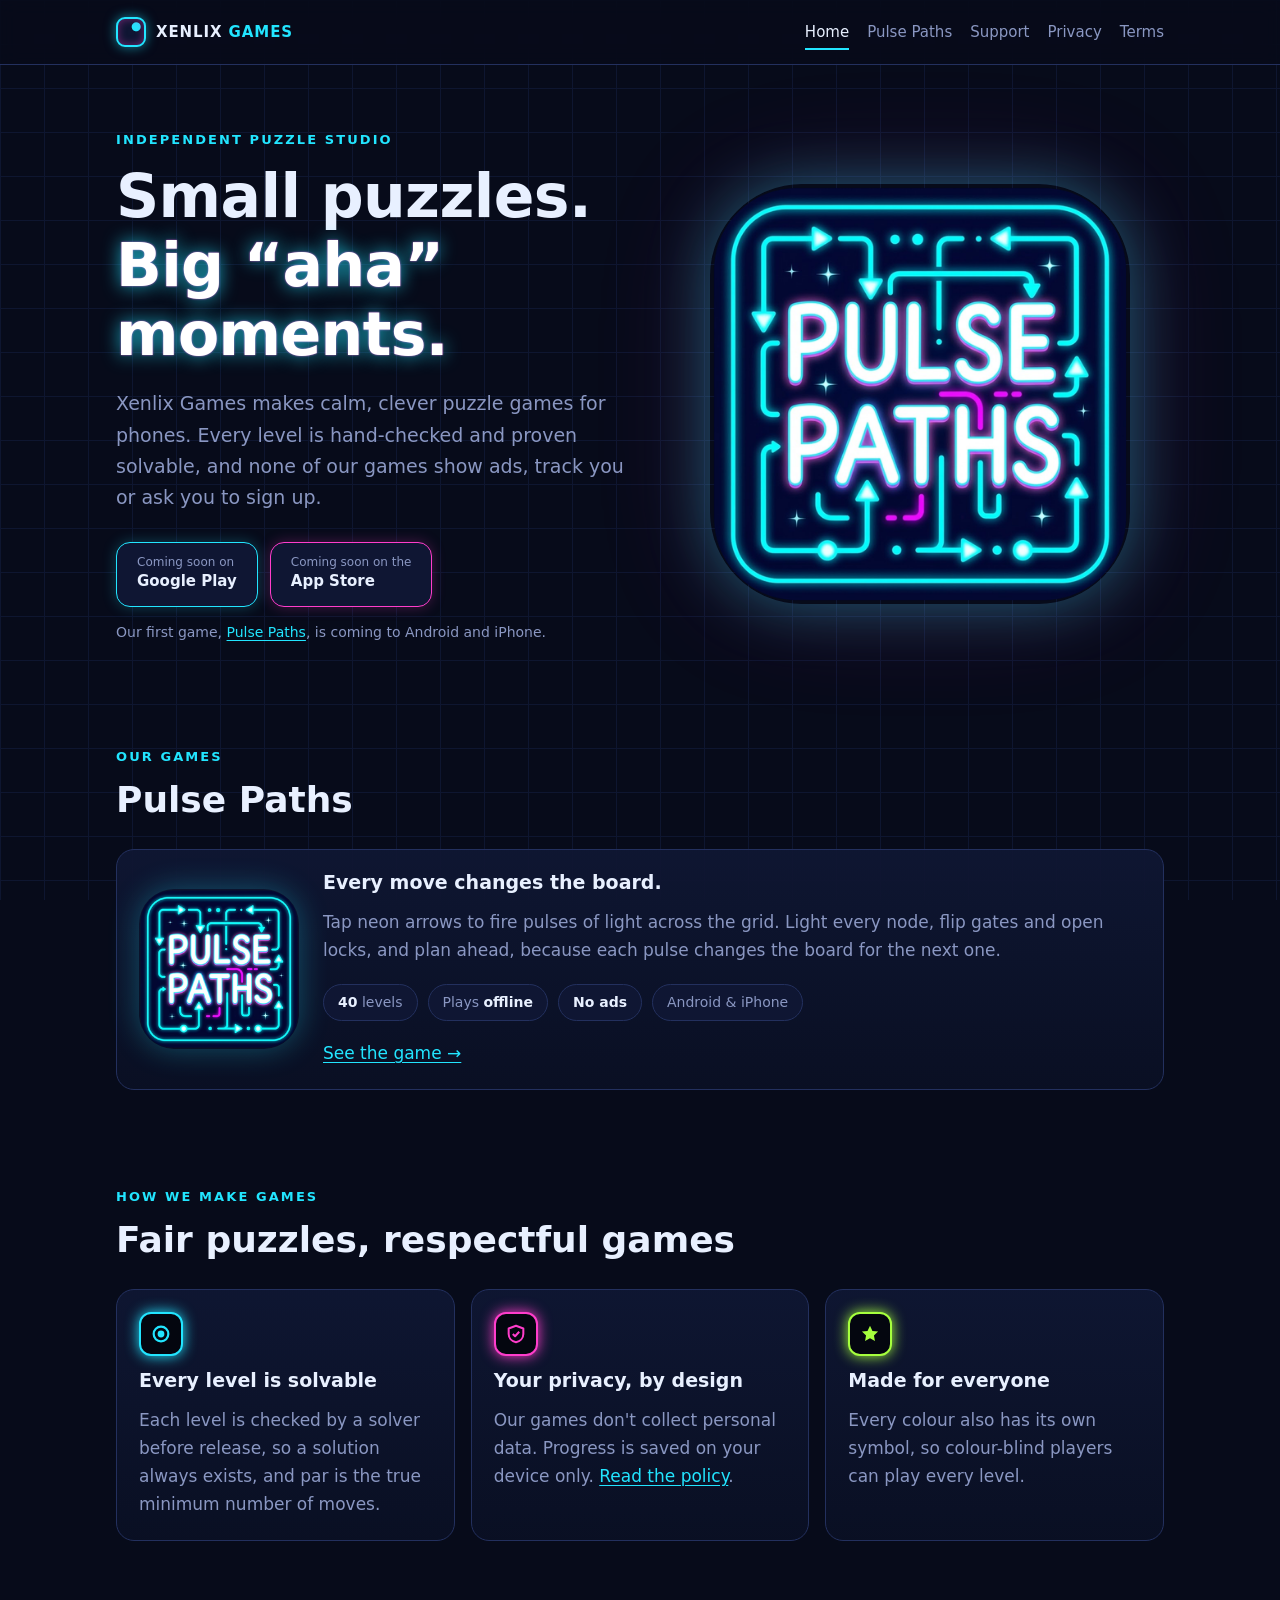
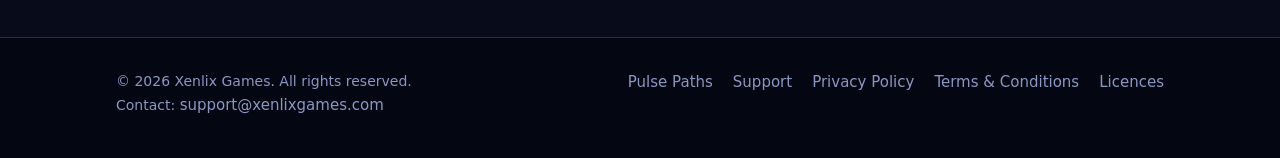
<file: index.html>
<!doctype html>
<html lang="en">
<head>
<meta charset="utf-8">
<meta name="viewport" content="width=device-width, initial-scale=1">
<title>Xenlix Games | Calm, clever puzzle games</title>
<meta name="description" content="Xenlix Games makes calm, clever puzzle games for phones. No ads, no tracking, no accounts. Our first game is Pulse Paths.">
<link rel="canonical" href="https://xenlixgames.com/">
<meta name="theme-color" content="#070b1a">
<meta property="og:type" content="website">
<meta property="og:site_name" content="Xenlix Games">
<meta property="og:title" content="Xenlix Games | Calm, clever puzzle games">
<meta property="og:description" content="Xenlix Games makes calm, clever puzzle games for phones. No ads, no tracking, no accounts. Our first game is Pulse Paths.">
<meta property="og:url" content="https://xenlixgames.com/">
<meta property="og:image" content="https://xenlixgames.com/assets/img/og-pulse-paths.png">
<meta name="twitter:card" content="summary_large_image">
<link rel="icon" href="favicon.ico" sizes="any">
<link rel="icon" type="image/png" href="assets/img/favicon.png">
<link rel="apple-touch-icon" href="assets/img/apple-touch-icon.png">
<link rel="stylesheet" href="assets/css/site.css">
</head>
<body>
<a class="skip" href="#main">Skip to content</a>
<header class="site-header">
  <div class="wrap">
    <a class="brand" href=""><span class="brand-mark" aria-hidden="true"></span><span>Xenlix <b>Games</b></span></a>
    <nav class="nav" aria-label="Main"><a href="" aria-current="page">Home</a><a href="pulse-paths/">Pulse Paths</a><a href="support/">Support</a><a href="privacy/">Privacy</a><a href="terms/">Terms</a></nav>
  </div>
</header>
<main id="main">
<section class="hero">
  <div class="wrap">
    <div>
      <p class="eyebrow">Independent puzzle studio</p>
      <h1>Small puzzles. <span class="glow">Big “aha” moments.</span></h1>
      <p class="lead">Xenlix Games makes calm, clever puzzle games for phones. Every level is hand-checked and proven solvable, and none of our games show ads, track you or ask you to sign up.</p>
      <div class="badges">
      <span class="badge cyan"><span><small>Coming soon on</small>Google Play</span></span>
      <span class="badge magenta"><span><small>Coming soon on the</small>App Store</span></span>
    </div>
      <p class="note">Our first game, <a href="pulse-paths/">Pulse Paths</a>, is coming to Android and iPhone.</p>
    </div>
    <div class="hero-art">
      <img class="logo" src="assets/img/pulse-paths-icon-512.png" width="512" height="512" alt="Pulse Paths logo: neon pulse lines and arrows around the words PULSE PATHS">
    </div>
  </div>
</section>

<section>
  <div class="wrap">
    <div class="section-head">
      <p class="eyebrow">Our games</p>
      <h2>Pulse Paths</h2>
    </div>
    <div class="card game-tile">
      <img src="assets/img/pulse-paths-icon-256.png" width="256" height="256" alt="" loading="lazy">
      <div>
        <h3>Every move changes the board.</h3>
        <p>Tap neon arrows to fire pulses of light across the grid. Light every node, flip gates and open locks, and plan ahead, because each pulse changes the board for the next one.</p>
        <ul class="facts">
          <li><b>40</b> levels</li><li>Plays <b>offline</b></li><li><b>No ads</b></li><li>Android &amp; iPhone</li>
        </ul>
        <p style="margin-top:18px"><a href="pulse-paths/">See the game &rarr;</a></p>
      </div>
    </div>
  </div>
</section>

<section>
  <div class="wrap">
    <div class="section-head">
      <p class="eyebrow">How we make games</p>
      <h2>Fair puzzles, respectful games</h2>
    </div>
    <div class="cards">
      <div class="card"><div class="chip c-cyan" aria-hidden="true"><svg viewBox="0 0 24 24" fill="none" stroke="currentColor" stroke-width="2.4"><circle cx="12" cy="12" r="8"/><circle cx="12" cy="12" r="2.5" fill="currentColor"/></svg></div><h3>Every level is solvable</h3><p>Each level is checked by a solver before release, so a solution always exists, and par is the true minimum number of moves.</p></div>
      <div class="card"><div class="chip c-magenta" aria-hidden="true"><svg viewBox="0 0 24 24" fill="none" stroke="currentColor" stroke-width="2.2" stroke-linejoin="round"><path d="M12 3l8 3v6c0 4.5-3.4 8-8 9-4.6-1-8-4.5-8-9V6z"/><path d="M8.5 12l2.5 2.5 4.5-5"/></svg></div><h3>Your privacy, by design</h3><p>Our games don't collect personal data. Progress is saved on your device only. <a href="privacy/">Read the policy</a>.</p></div>
      <div class="card"><div class="chip c-lime" aria-hidden="true"><svg viewBox="0 0 24 24" fill="currentColor"><path d="M12 3l2.7 5.6 6.1.8-4.5 4.2 1.1 6-5.4-2.9-5.4 2.9 1.1-6L3.2 9.4l6.1-.8z"/></svg></div><h3>Made for everyone</h3><p>Every colour also has its own symbol, so colour-blind players can play every level.</p></div>
    </div>
  </div>
</section>
</main>
<footer class="site-footer">
  <div class="wrap">
    <p>&copy; 2026 Xenlix Games. All rights reserved.<br>Contact: <a href="mailto:support@xenlixgames.com">support@xenlixgames.com</a></p>
    <nav aria-label="Footer">
      <a href="pulse-paths/">Pulse Paths</a>
      <a href="support/">Support</a>
      <a href="privacy/">Privacy Policy</a>
      <a href="terms/">Terms &amp; Conditions</a>
      <a href="licenses/">Licences</a>
    </nav>
  </div>
</footer>
</body>
</html>
</file>
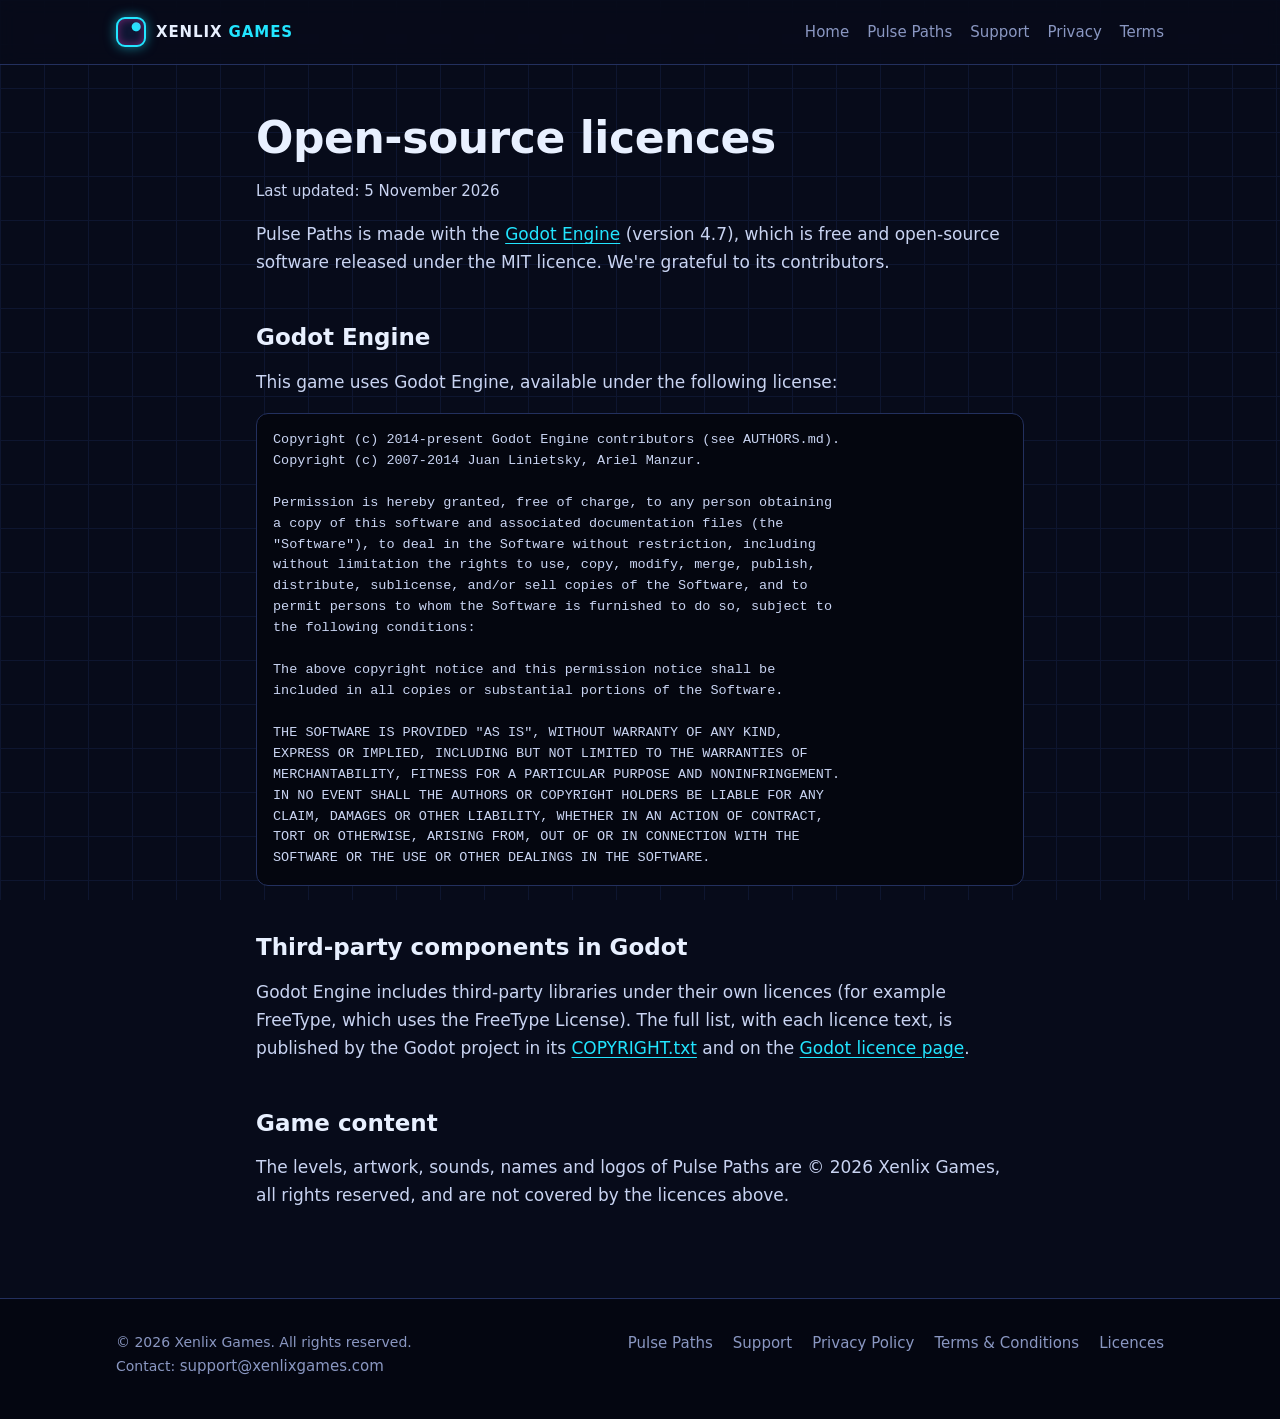
<file: licenses/index.html>
<!doctype html>
<html lang="en">
<head>
<meta charset="utf-8">
<meta name="viewport" content="width=device-width, initial-scale=1">
<title>Licences | Xenlix Games</title>
<meta name="description" content="Open-source software used in Pulse Paths by Xenlix Games, and its licences.">
<link rel="canonical" href="https://xenlixgames.com/licenses/">
<meta name="theme-color" content="#070b1a">
<meta property="og:type" content="website">
<meta property="og:site_name" content="Xenlix Games">
<meta property="og:title" content="Licences | Xenlix Games">
<meta property="og:description" content="Open-source software used in Pulse Paths by Xenlix Games, and its licences.">
<meta property="og:url" content="https://xenlixgames.com/licenses/">
<meta property="og:image" content="https://xenlixgames.com/assets/img/og-pulse-paths.png">
<meta name="twitter:card" content="summary_large_image">
<link rel="icon" href="../favicon.ico" sizes="any">
<link rel="icon" type="image/png" href="../assets/img/favicon.png">
<link rel="apple-touch-icon" href="../assets/img/apple-touch-icon.png">
<link rel="stylesheet" href="../assets/css/site.css">
</head>
<body>
<a class="skip" href="#main">Skip to content</a>
<header class="site-header">
  <div class="wrap">
    <a class="brand" href="../"><span class="brand-mark" aria-hidden="true"></span><span>Xenlix <b>Games</b></span></a>
    <nav class="nav" aria-label="Main"><a href="../">Home</a><a href="../pulse-paths/">Pulse Paths</a><a href="../support/">Support</a><a href="../privacy/">Privacy</a><a href="../terms/">Terms</a></nav>
  </div>
</header>
<main id="main">
<article class="doc">
  <div class="wrap">
    <h1>Open-source licences</h1>
    <p class="meta">Last updated: 5 November 2026</p>
    <p>Pulse Paths is made with the <a href="https://godotengine.org" rel="noopener">Godot Engine</a> (version 4.7), which is free and open-source software released under the MIT licence. We're grateful to its contributors.</p>
    <h2>Godot Engine</h2>
    <p>This game uses Godot Engine, available under the following license:</p>
    <pre class="license">Copyright (c) 2014-present Godot Engine contributors (see AUTHORS.md).
Copyright (c) 2007-2014 Juan Linietsky, Ariel Manzur.

Permission is hereby granted, free of charge, to any person obtaining
a copy of this software and associated documentation files (the
"Software"), to deal in the Software without restriction, including
without limitation the rights to use, copy, modify, merge, publish,
distribute, sublicense, and/or sell copies of the Software, and to
permit persons to whom the Software is furnished to do so, subject to
the following conditions:

The above copyright notice and this permission notice shall be
included in all copies or substantial portions of the Software.

THE SOFTWARE IS PROVIDED "AS IS", WITHOUT WARRANTY OF ANY KIND,
EXPRESS OR IMPLIED, INCLUDING BUT NOT LIMITED TO THE WARRANTIES OF
MERCHANTABILITY, FITNESS FOR A PARTICULAR PURPOSE AND NONINFRINGEMENT.
IN NO EVENT SHALL THE AUTHORS OR COPYRIGHT HOLDERS BE LIABLE FOR ANY
CLAIM, DAMAGES OR OTHER LIABILITY, WHETHER IN AN ACTION OF CONTRACT,
TORT OR OTHERWISE, ARISING FROM, OUT OF OR IN CONNECTION WITH THE
SOFTWARE OR THE USE OR OTHER DEALINGS IN THE SOFTWARE.</pre>
    <h2>Third-party components in Godot</h2>
    <p>Godot Engine includes third-party libraries under their own licences (for example FreeType, which uses the FreeType License). The full list, with each licence text, is published by the Godot project in its <a href="https://github.com/godotengine/godot/blob/4.7-stable/COPYRIGHT.txt" rel="noopener">COPYRIGHT.txt</a> and on the <a href="https://godotengine.org/license/" rel="noopener">Godot licence page</a>.</p>
    <h2>Game content</h2>
    <p>The levels, artwork, sounds, names and logos of Pulse Paths are &copy; 2026 Xenlix Games, all rights reserved, and are not covered by the licences above.</p>
  </div>
</article>
</main>
<footer class="site-footer">
  <div class="wrap">
    <p>&copy; 2026 Xenlix Games. All rights reserved.<br>Contact: <a href="mailto:support@xenlixgames.com">support@xenlixgames.com</a></p>
    <nav aria-label="Footer">
      <a href="../pulse-paths/">Pulse Paths</a>
      <a href="../support/">Support</a>
      <a href="../privacy/">Privacy Policy</a>
      <a href="../terms/">Terms &amp; Conditions</a>
      <a href="../licenses/">Licences</a>
    </nav>
  </div>
</footer>
</body>
</html>
</file>
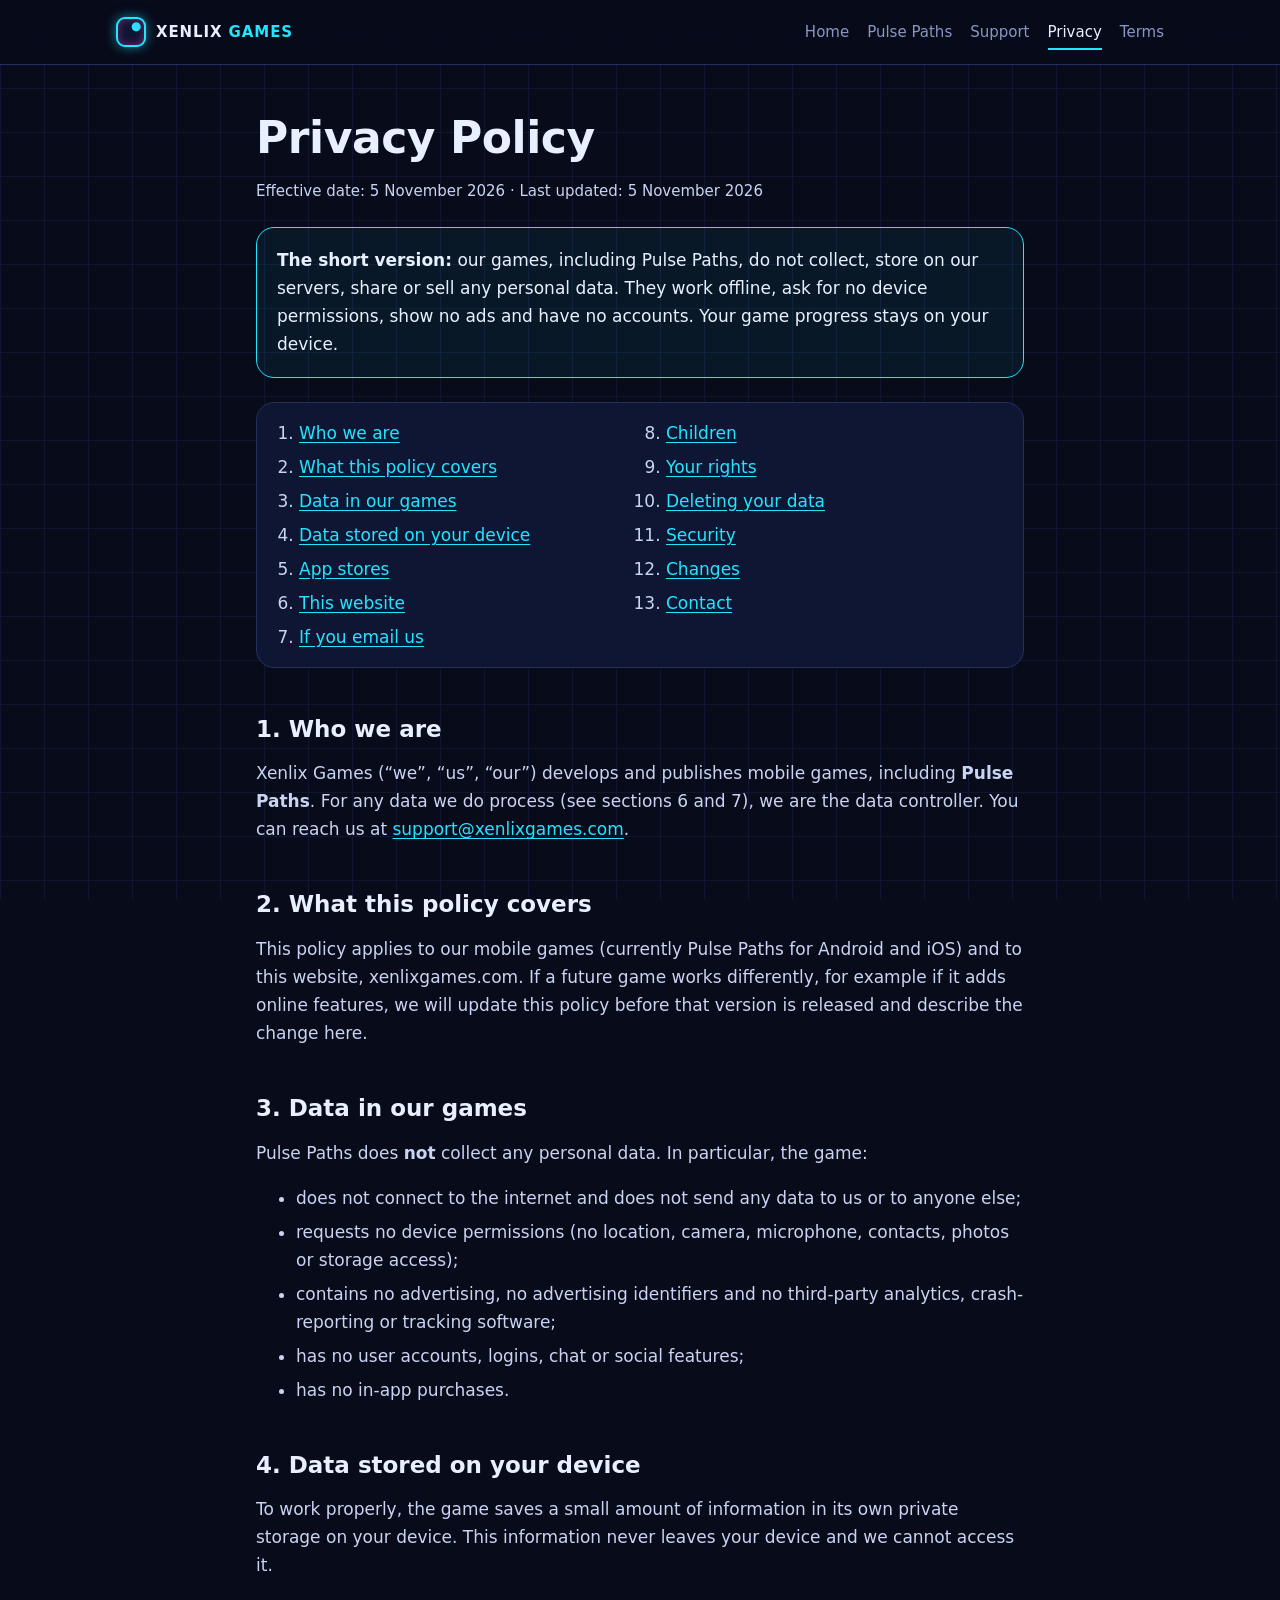
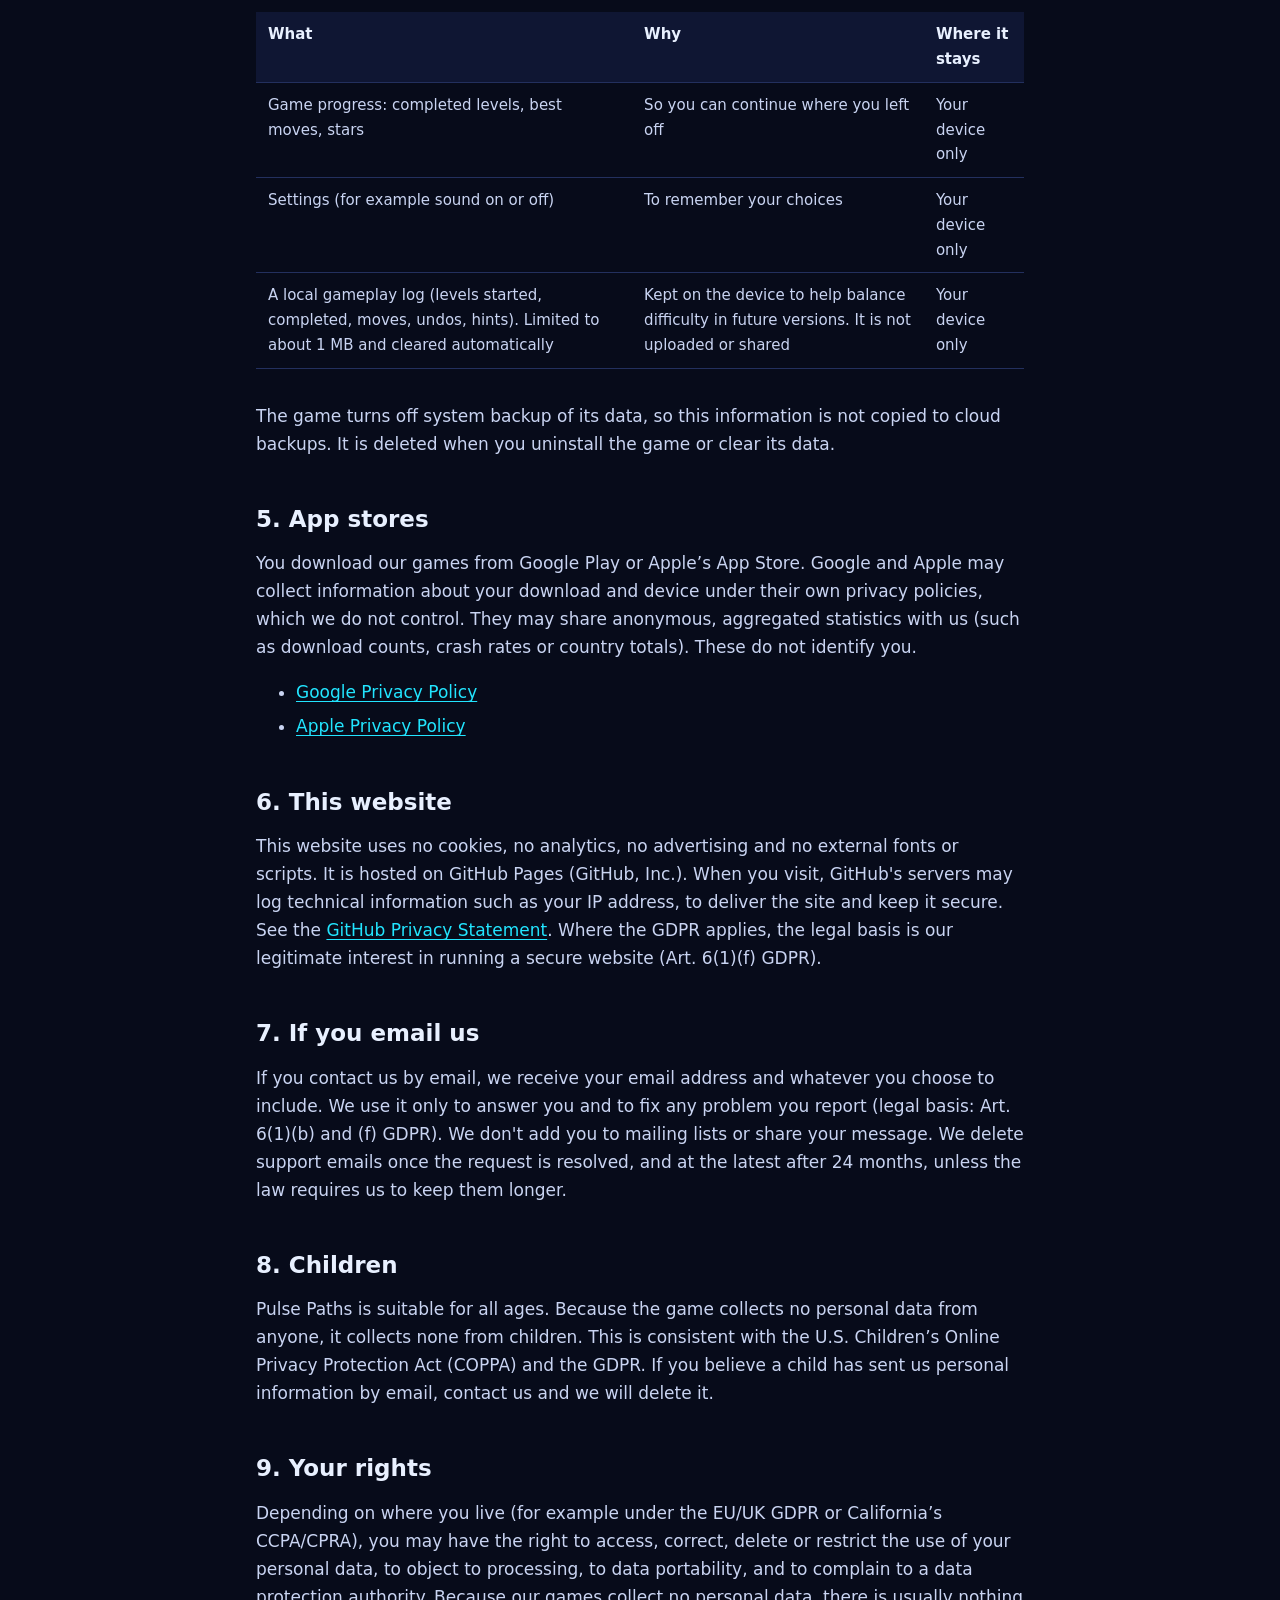
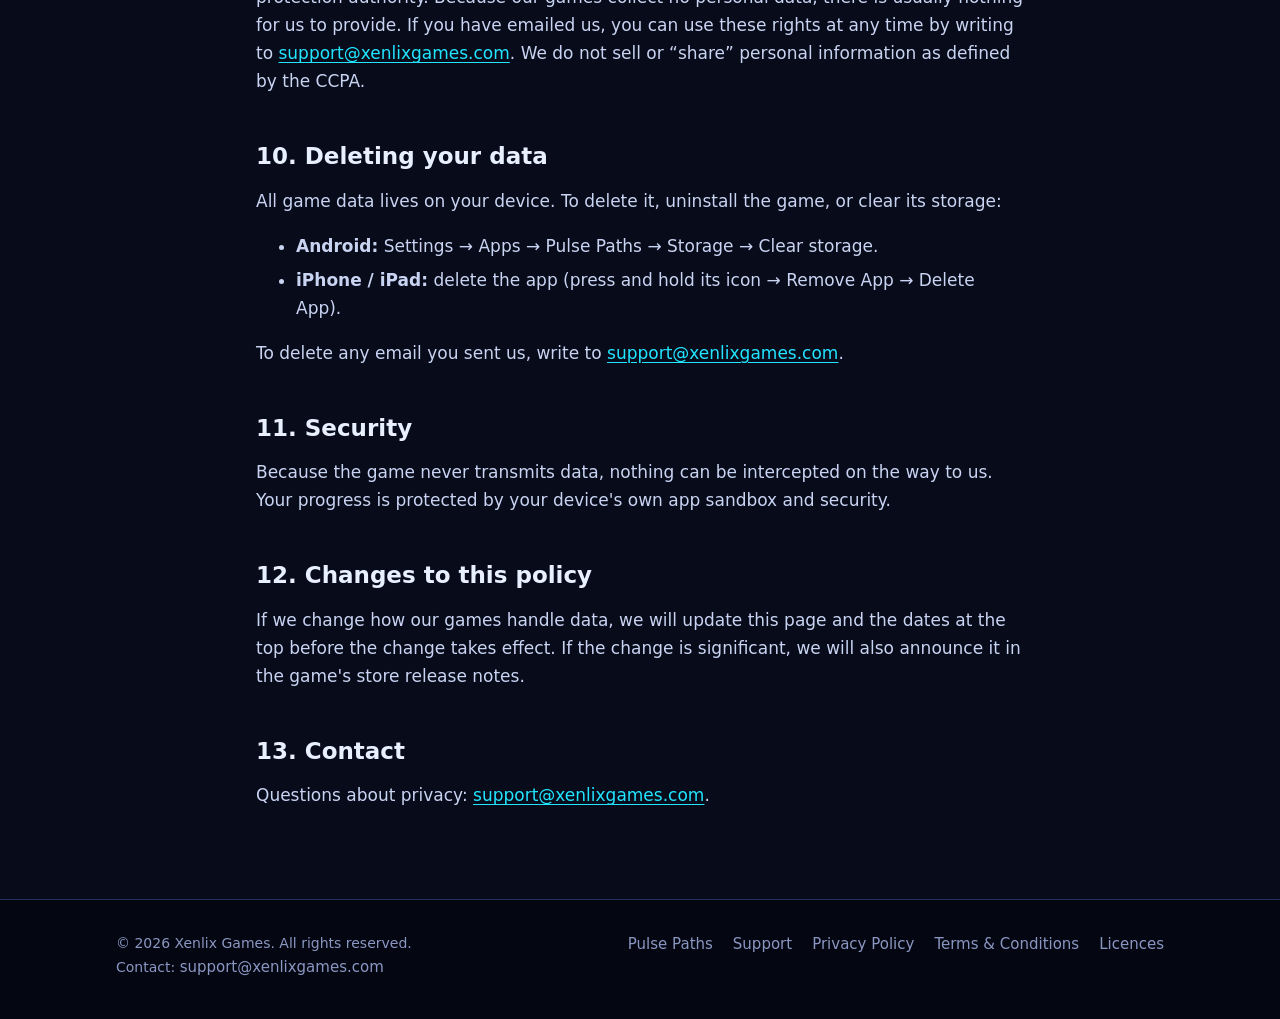
<file: privacy/index.html>
<!doctype html>
<html lang="en">
<head>
<meta charset="utf-8">
<meta name="viewport" content="width=device-width, initial-scale=1">
<title>Privacy Policy | Xenlix Games</title>
<meta name="description" content="How Xenlix Games and Pulse Paths handle your data: our games collect no personal data, and progress is stored only on your device.">
<link rel="canonical" href="https://xenlixgames.com/privacy/">
<meta name="theme-color" content="#070b1a">
<meta property="og:type" content="website">
<meta property="og:site_name" content="Xenlix Games">
<meta property="og:title" content="Privacy Policy | Xenlix Games">
<meta property="og:description" content="How Xenlix Games and Pulse Paths handle your data: our games collect no personal data, and progress is stored only on your device.">
<meta property="og:url" content="https://xenlixgames.com/privacy/">
<meta property="og:image" content="https://xenlixgames.com/assets/img/og-pulse-paths.png">
<meta name="twitter:card" content="summary_large_image">
<link rel="icon" href="../favicon.ico" sizes="any">
<link rel="icon" type="image/png" href="../assets/img/favicon.png">
<link rel="apple-touch-icon" href="../assets/img/apple-touch-icon.png">
<link rel="stylesheet" href="../assets/css/site.css">
</head>
<body>
<a class="skip" href="#main">Skip to content</a>
<header class="site-header">
  <div class="wrap">
    <a class="brand" href="../"><span class="brand-mark" aria-hidden="true"></span><span>Xenlix <b>Games</b></span></a>
    <nav class="nav" aria-label="Main"><a href="../">Home</a><a href="../pulse-paths/">Pulse Paths</a><a href="../support/">Support</a><a href="../privacy/" aria-current="page">Privacy</a><a href="../terms/">Terms</a></nav>
  </div>
</header>
<main id="main">
<article class="doc">
  <div class="wrap">
    <h1>Privacy Policy</h1>
    <p class="meta">Effective date: 5 November 2026 &middot; Last updated: 5 November 2026</p>

    <div class="callout"><p><b>The short version:</b> our games, including Pulse Paths, do not collect, store on our servers, share or sell any personal data. They work offline, ask for no device permissions, show no ads and have no accounts. Your game progress stays on your device.</p></div>

    <nav class="toc" aria-label="Contents"><ol>
      <li><a href="#who">Who we are</a></li>
      <li><a href="#scope">What this policy covers</a></li>
      <li><a href="#games">Data in our games</a></li>
      <li><a href="#device">Data stored on your device</a></li>
      <li><a href="#stores">App stores</a></li>
      <li><a href="#website">This website</a></li>
      <li><a href="#email">If you email us</a></li>
      <li><a href="#children">Children</a></li>
      <li><a href="#rights">Your rights</a></li>
      <li><a href="#delete">Deleting your data</a></li>
      <li><a href="#security">Security</a></li>
      <li><a href="#changes">Changes</a></li>
      <li><a href="#contact">Contact</a></li>
    </ol></nav>

    <h2 id="who">1. Who we are</h2>
    <p>Xenlix Games (“we”, “us”, “our”) develops and publishes mobile games, including <b>Pulse Paths</b>. For any data we do process (see sections 6 and 7), we are the data controller. You can reach us at <a href="mailto:support@xenlixgames.com">support@xenlixgames.com</a>.</p>

    <h2 id="scope">2. What this policy covers</h2>
    <p>This policy applies to our mobile games (currently Pulse Paths for Android and iOS) and to this website, xenlixgames.com. If a future game works differently, for example if it adds online features, we will update this policy before that version is released and describe the change here.</p>

    <h2 id="games">3. Data in our games</h2>
    <p>Pulse Paths does <b>not</b> collect any personal data. In particular, the game:</p>
    <ul>
      <li>does not connect to the internet and does not send any data to us or to anyone else;</li>
      <li>requests no device permissions (no location, camera, microphone, contacts, photos or storage access);</li>
      <li>contains no advertising, no advertising identifiers and no third-party analytics, crash-reporting or tracking software;</li>
      <li>has no user accounts, logins, chat or social features;</li>
      <li>has no in-app purchases.</li>
    </ul>

    <h2 id="device">4. Data stored on your device</h2>
    <p>To work properly, the game saves a small amount of information in its own private storage on your device. This information never leaves your device and we cannot access it.</p>
    <div class="table-scroll"><table>
      <thead><tr><th>What</th><th>Why</th><th>Where it stays</th></tr></thead>
      <tbody>
        <tr><td>Game progress: completed levels, best moves, stars</td><td>So you can continue where you left off</td><td>Your device only</td></tr>
        <tr><td>Settings (for example sound on or off)</td><td>To remember your choices</td><td>Your device only</td></tr>
        <tr><td>A local gameplay log (levels started, completed, moves, undos, hints). Limited to about 1 MB and cleared automatically</td><td>Kept on the device to help balance difficulty in future versions. It is not uploaded or shared</td><td>Your device only</td></tr>
      </tbody>
    </table></div>
    <p>The game turns off system backup of its data, so this information is not copied to cloud backups. It is deleted when you uninstall the game or clear its data.</p>

    <h2 id="stores">5. App stores</h2>
    <p>You download our games from Google Play or Apple’s App Store. Google and Apple may collect information about your download and device under their own privacy policies, which we do not control. They may share anonymous, aggregated statistics with us (such as download counts, crash rates or country totals). These do not identify you.</p>
    <ul>
      <li><a href="https://policies.google.com/privacy" rel="noopener">Google Privacy Policy</a></li>
      <li><a href="https://www.apple.com/legal/privacy/" rel="noopener">Apple Privacy Policy</a></li>
    </ul>

    <h2 id="website">6. This website</h2>
    <p>This website uses no cookies, no analytics, no advertising and no external fonts or scripts. It is hosted on GitHub Pages (GitHub, Inc.). When you visit, GitHub's servers may log technical information such as your IP address, to deliver the site and keep it secure. See the <a href="https://docs.github.com/en/site-policy/privacy-policies/github-general-privacy-statement" rel="noopener">GitHub Privacy Statement</a>. Where the GDPR applies, the legal basis is our legitimate interest in running a secure website (Art. 6(1)(f) GDPR).</p>

    <h2 id="email">7. If you email us</h2>
    <p>If you contact us by email, we receive your email address and whatever you choose to include. We use it only to answer you and to fix any problem you report (legal basis: Art. 6(1)(b) and (f) GDPR). We don't add you to mailing lists or share your message. We delete support emails once the request is resolved, and at the latest after 24 months, unless the law requires us to keep them longer.</p>

    <h2 id="children">8. Children</h2>
    <p>Pulse Paths is suitable for all ages. Because the game collects no personal data from anyone, it collects none from children. This is consistent with the U.S. Children’s Online Privacy Protection Act (COPPA) and the GDPR. If you believe a child has sent us personal information by email, contact us and we will delete it.</p>

    <h2 id="rights">9. Your rights</h2>
    <p>Depending on where you live (for example under the EU/UK GDPR or California’s CCPA/CPRA), you may have the right to access, correct, delete or restrict the use of your personal data, to object to processing, to data portability, and to complain to a data protection authority. Because our games collect no personal data, there is usually nothing for us to provide. If you have emailed us, you can use these rights at any time by writing to <a href="mailto:support@xenlixgames.com">support@xenlixgames.com</a>. We do not sell or “share” personal information as defined by the CCPA.</p>

    <h2 id="delete">10. Deleting your data</h2>
    <p>All game data lives on your device. To delete it, uninstall the game, or clear its storage:</p>
    <ul>
      <li><b>Android:</b> Settings &rarr; Apps &rarr; Pulse Paths &rarr; Storage &rarr; Clear storage.</li>
      <li><b>iPhone / iPad:</b> delete the app (press and hold its icon &rarr; Remove App &rarr; Delete App).</li>
    </ul>
    <p>To delete any email you sent us, write to <a href="mailto:support@xenlixgames.com">support@xenlixgames.com</a>.</p>

    <h2 id="security">11. Security</h2>
    <p>Because the game never transmits data, nothing can be intercepted on the way to us. Your progress is protected by your device's own app sandbox and security.</p>

    <h2 id="changes">12. Changes to this policy</h2>
    <p>If we change how our games handle data, we will update this page and the dates at the top before the change takes effect. If the change is significant, we will also announce it in the game's store release notes.</p>

    <h2 id="contact">13. Contact</h2>
    <p>Questions about privacy: <a href="mailto:support@xenlixgames.com?subject=Privacy">support@xenlixgames.com</a>.</p>
  </div>
</article>
</main>
<footer class="site-footer">
  <div class="wrap">
    <p>&copy; 2026 Xenlix Games. All rights reserved.<br>Contact: <a href="mailto:support@xenlixgames.com">support@xenlixgames.com</a></p>
    <nav aria-label="Footer">
      <a href="../pulse-paths/">Pulse Paths</a>
      <a href="../support/">Support</a>
      <a href="../privacy/">Privacy Policy</a>
      <a href="../terms/">Terms &amp; Conditions</a>
      <a href="../licenses/">Licences</a>
    </nav>
  </div>
</footer>
</body>
</html>
</file>
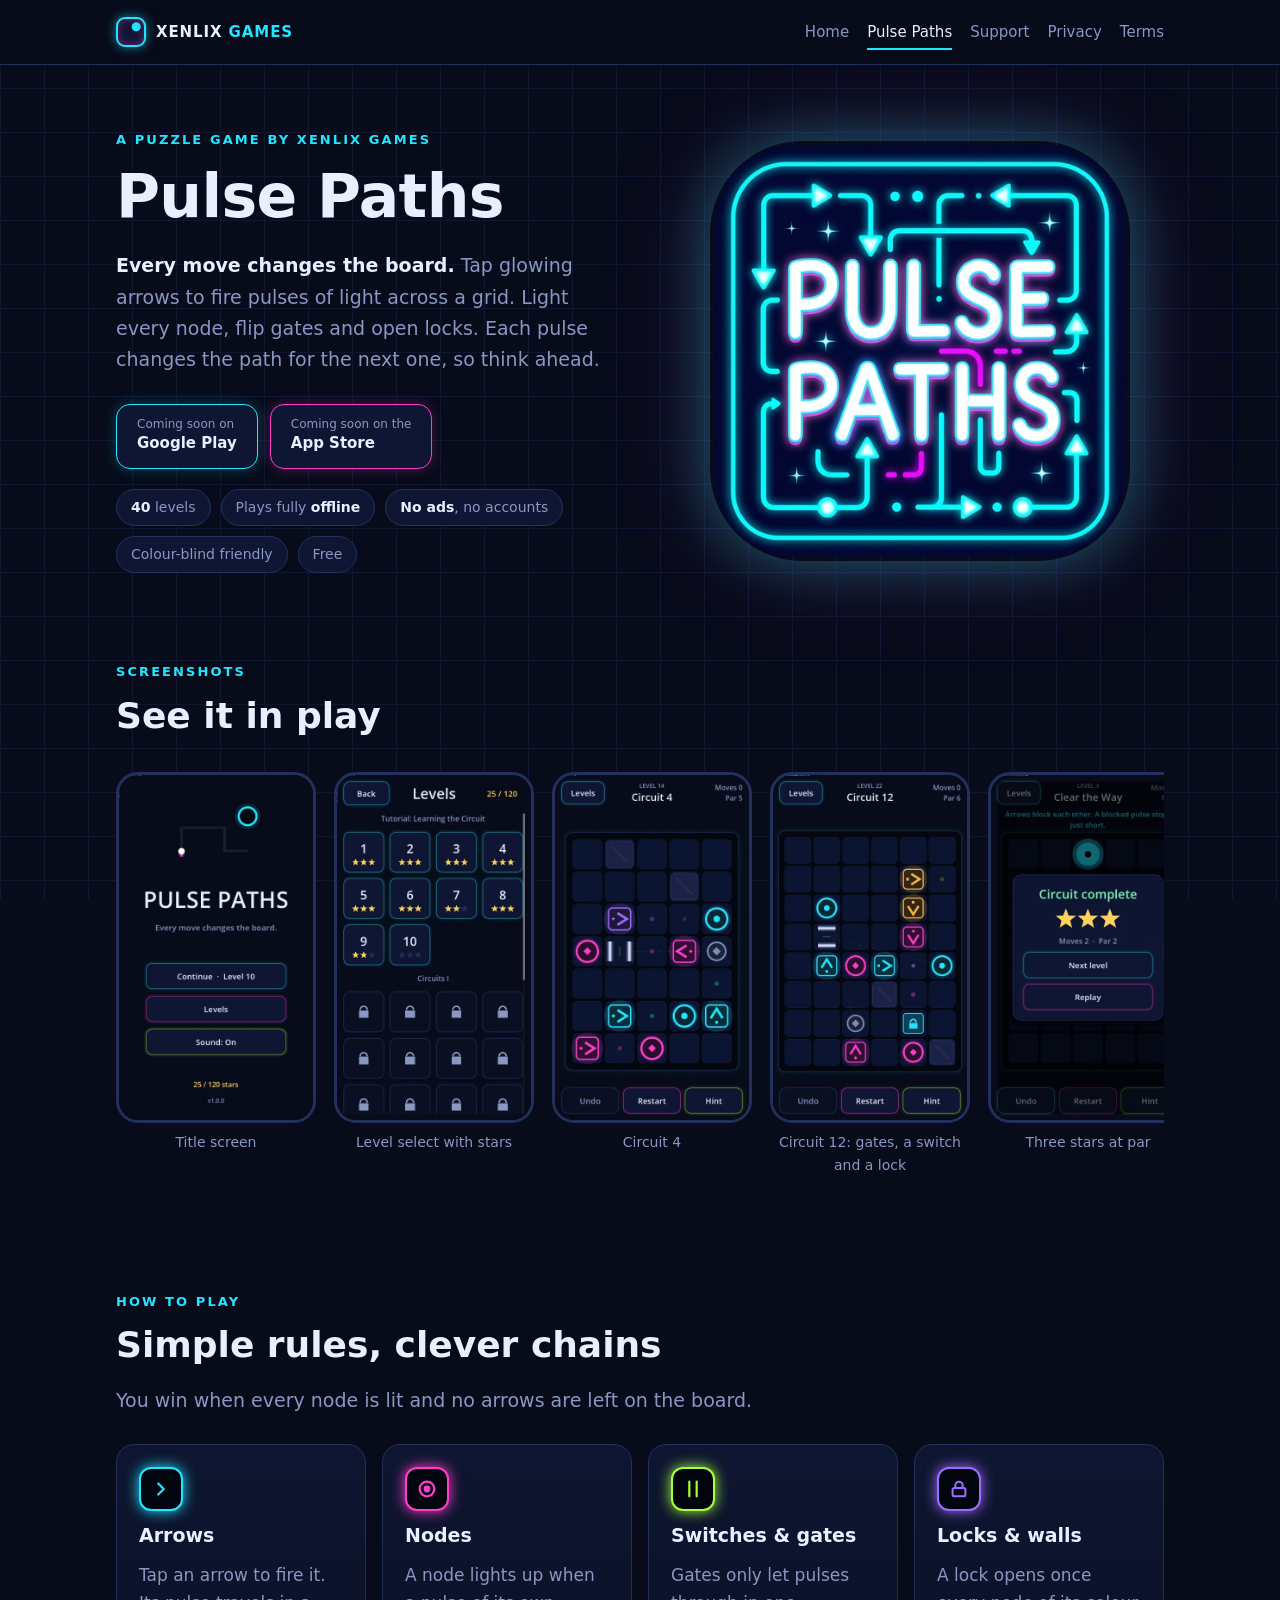
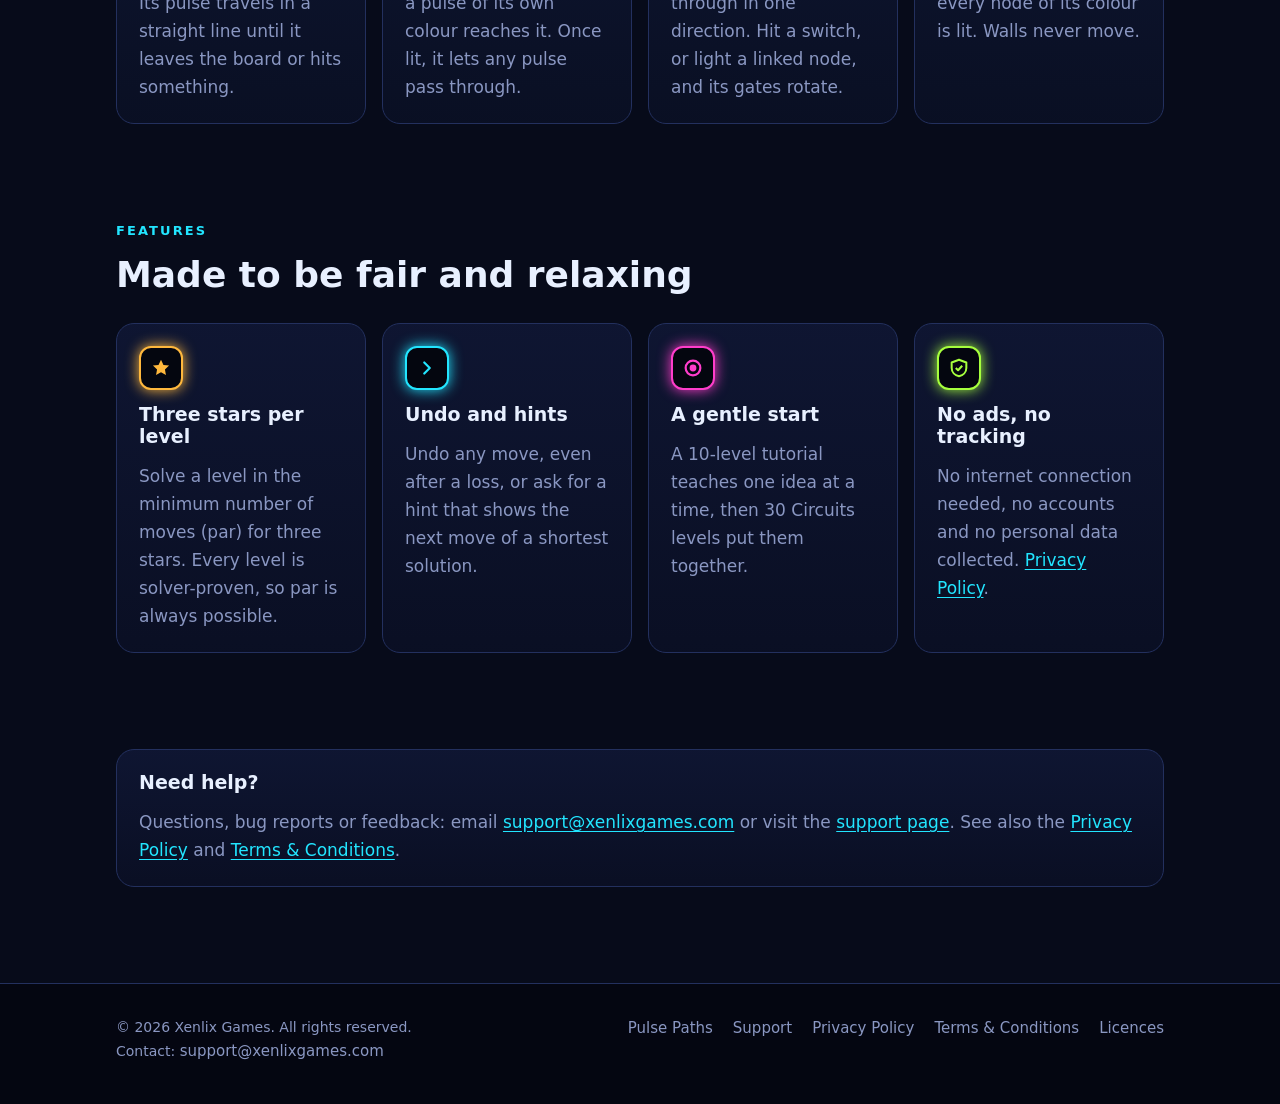
<file: pulse-paths/index.html>
<!doctype html>
<html lang="en">
<head>
<meta charset="utf-8">
<meta name="viewport" content="width=device-width, initial-scale=1">
<title>Pulse Paths | Neon puzzle game for Android & iPhone</title>
<meta name="description" content="Pulse Paths is a calm neon puzzle game: tap arrows to fire pulses of light, light every node, flip gates and open locks. 40 levels, offline, no ads.">
<link rel="canonical" href="https://xenlixgames.com/pulse-paths/">
<meta name="theme-color" content="#070b1a">
<meta property="og:type" content="website">
<meta property="og:site_name" content="Xenlix Games">
<meta property="og:title" content="Pulse Paths | Neon puzzle game for Android & iPhone">
<meta property="og:description" content="Pulse Paths is a calm neon puzzle game: tap arrows to fire pulses of light, light every node, flip gates and open locks. 40 levels, offline, no ads.">
<meta property="og:url" content="https://xenlixgames.com/pulse-paths/">
<meta property="og:image" content="https://xenlixgames.com/assets/img/og-pulse-paths.png">
<meta name="twitter:card" content="summary_large_image">
<link rel="icon" href="../favicon.ico" sizes="any">
<link rel="icon" type="image/png" href="../assets/img/favicon.png">
<link rel="apple-touch-icon" href="../assets/img/apple-touch-icon.png">
<link rel="stylesheet" href="../assets/css/site.css">
</head>
<body>
<a class="skip" href="#main">Skip to content</a>
<header class="site-header">
  <div class="wrap">
    <a class="brand" href="../"><span class="brand-mark" aria-hidden="true"></span><span>Xenlix <b>Games</b></span></a>
    <nav class="nav" aria-label="Main"><a href="../">Home</a><a href="../pulse-paths/" aria-current="page">Pulse Paths</a><a href="../support/">Support</a><a href="../privacy/">Privacy</a><a href="../terms/">Terms</a></nav>
  </div>
</header>
<main id="main">
<section class="hero">
  <div class="wrap">
    <div>
      <p class="eyebrow">A puzzle game by Xenlix Games</p>
      <h1>Pulse Paths</h1>
      <p class="lead"><b style="color:var(--text)">Every move changes the board.</b> Tap glowing arrows to fire pulses of light across a grid. Light every node, flip gates and open locks. Each pulse changes the path for the next one, so think ahead.</p>
      <div class="badges">
      <span class="badge cyan"><span><small>Coming soon on</small>Google Play</span></span>
      <span class="badge magenta"><span><small>Coming soon on the</small>App Store</span></span>
    </div>
      <ul class="facts">
        <li><b>40</b> levels</li><li>Plays fully <b>offline</b></li><li><b>No ads</b>, no accounts</li><li>Colour-blind friendly</li><li>Free</li>
      </ul>
    </div>
    <div class="hero-art">
      <img class="logo" src="../assets/img/pulse-paths-icon-512.png" width="512" height="512" alt="Pulse Paths logo">
    </div>
  </div>
</section>

<section aria-labelledby="shots">
  <div class="wrap">
    <div class="section-head"><p class="eyebrow">Screenshots</p><h2 id="shots">See it in play</h2></div>
    <div class="shots" tabindex="0" aria-label="Screenshots, scroll sideways">
<figure><img src="../assets/img/screen-menu.webp" width="450" height="800" alt="Pulse Paths screenshot: Title screen" loading="lazy"><figcaption>Title screen</figcaption></figure>
<figure><img src="../assets/img/screen-levels.webp" width="450" height="800" alt="Pulse Paths screenshot: Level select with stars" loading="lazy"><figcaption>Level select with stars</figcaption></figure>
<figure><img src="../assets/img/screen-circuit-4.webp" width="450" height="800" alt="Pulse Paths screenshot: Circuit 4" loading="lazy"><figcaption>Circuit 4</figcaption></figure>
<figure><img src="../assets/img/screen-circuit-12.webp" width="450" height="800" alt="Pulse Paths screenshot: Circuit 12: gates, a switch and a lock" loading="lazy"><figcaption>Circuit 12: gates, a switch and a lock</figcaption></figure>
<figure><img src="../assets/img/screen-complete.webp" width="450" height="800" alt="Pulse Paths screenshot: Three stars at par" loading="lazy"><figcaption>Three stars at par</figcaption></figure>
    </div>
  </div>
</section>

<section aria-labelledby="how">
  <div class="wrap">
    <div class="section-head"><p class="eyebrow">How to play</p><h2 id="how">Simple rules, clever chains</h2>
      <p class="lead">You win when every node is lit and no arrows are left on the board.</p></div>
    <div class="cards">
      <div class="card"><div class="chip c-cyan" aria-hidden="true"><svg viewBox="0 0 24 24" fill="none" stroke="currentColor" stroke-width="2.4" stroke-linecap="round" stroke-linejoin="round"><path d="M9 6l6 6-6 6"/></svg></div><h3>Arrows</h3><p>Tap an arrow to fire it. Its pulse travels in a straight line until it leaves the board or hits something.</p></div>
      <div class="card"><div class="chip c-magenta" aria-hidden="true"><svg viewBox="0 0 24 24" fill="none" stroke="currentColor" stroke-width="2.4"><circle cx="12" cy="12" r="8"/><circle cx="12" cy="12" r="2.5" fill="currentColor"/></svg></div><h3>Nodes</h3><p>A node lights up when a pulse of its own colour reaches it. Once lit, it lets any pulse pass through.</p></div>
      <div class="card"><div class="chip c-lime" aria-hidden="true"><svg viewBox="0 0 24 24" fill="none" stroke="currentColor" stroke-width="2.4" stroke-linecap="round"><path d="M8 4v16M16 4v16"/></svg></div><h3>Switches &amp; gates</h3><p>Gates only let pulses through in one direction. Hit a switch, or light a linked node, and its gates rotate.</p></div>
      <div class="card"><div class="chip c-violet" aria-hidden="true"><svg viewBox="0 0 24 24" fill="none" stroke="currentColor" stroke-width="2.2" stroke-linejoin="round"><rect x="5" y="11" width="14" height="9" rx="2"/><path d="M8 11V8a4 4 0 0 1 8 0v3"/></svg></div><h3>Locks &amp; walls</h3><p>A lock opens once every node of its colour is lit. Walls never move.</p></div>
    </div>
  </div>
</section>

<section aria-labelledby="features">
  <div class="wrap">
    <div class="section-head"><p class="eyebrow">Features</p><h2 id="features">Made to be fair and relaxing</h2></div>
    <div class="cards">
      <div class="card"><div class="chip c-amber" aria-hidden="true"><svg viewBox="0 0 24 24" fill="currentColor"><path d="M12 3l2.7 5.6 6.1.8-4.5 4.2 1.1 6-5.4-2.9-5.4 2.9 1.1-6L3.2 9.4l6.1-.8z"/></svg></div><h3>Three stars per level</h3><p>Solve a level in the minimum number of moves (par) for three stars. Every level is solver-proven, so par is always possible.</p></div>
      <div class="card"><div class="chip c-cyan" aria-hidden="true"><svg viewBox="0 0 24 24" fill="none" stroke="currentColor" stroke-width="2.4" stroke-linecap="round" stroke-linejoin="round"><path d="M9 6l6 6-6 6"/></svg></div><h3>Undo and hints</h3><p>Undo any move, even after a loss, or ask for a hint that shows the next move of a shortest solution.</p></div>
      <div class="card"><div class="chip c-magenta" aria-hidden="true"><svg viewBox="0 0 24 24" fill="none" stroke="currentColor" stroke-width="2.4"><circle cx="12" cy="12" r="8"/><circle cx="12" cy="12" r="2.5" fill="currentColor"/></svg></div><h3>A gentle start</h3><p>A 10-level tutorial teaches one idea at a time, then 30 Circuits levels put them together.</p></div>
      <div class="card"><div class="chip c-lime" aria-hidden="true"><svg viewBox="0 0 24 24" fill="none" stroke="currentColor" stroke-width="2.2" stroke-linejoin="round"><path d="M12 3l8 3v6c0 4.5-3.4 8-8 9-4.6-1-8-4.5-8-9V6z"/><path d="M8.5 12l2.5 2.5 4.5-5"/></svg></div><h3>No ads, no tracking</h3><p>No internet connection needed, no accounts and no personal data collected. <a href="../privacy/">Privacy Policy</a>.</p></div>
    </div>
  </div>
</section>

<section>
  <div class="wrap">
    <div class="card">
      <h3>Need help?</h3>
      <p>Questions, bug reports or feedback: email <a href="mailto:support@xenlixgames.com?subject=Pulse%20Paths">support@xenlixgames.com</a> or visit the <a href="../support/">support page</a>.
      See also the <a href="../privacy/">Privacy Policy</a> and <a href="../terms/">Terms &amp; Conditions</a>.</p>
    </div>
  </div>
</section>
</main>
<footer class="site-footer">
  <div class="wrap">
    <p>&copy; 2026 Xenlix Games. All rights reserved.<br>Contact: <a href="mailto:support@xenlixgames.com">support@xenlixgames.com</a></p>
    <nav aria-label="Footer">
      <a href="../pulse-paths/">Pulse Paths</a>
      <a href="../support/">Support</a>
      <a href="../privacy/">Privacy Policy</a>
      <a href="../terms/">Terms &amp; Conditions</a>
      <a href="../licenses/">Licences</a>
    </nav>
  </div>
</footer>
</body>
</html>
</file>
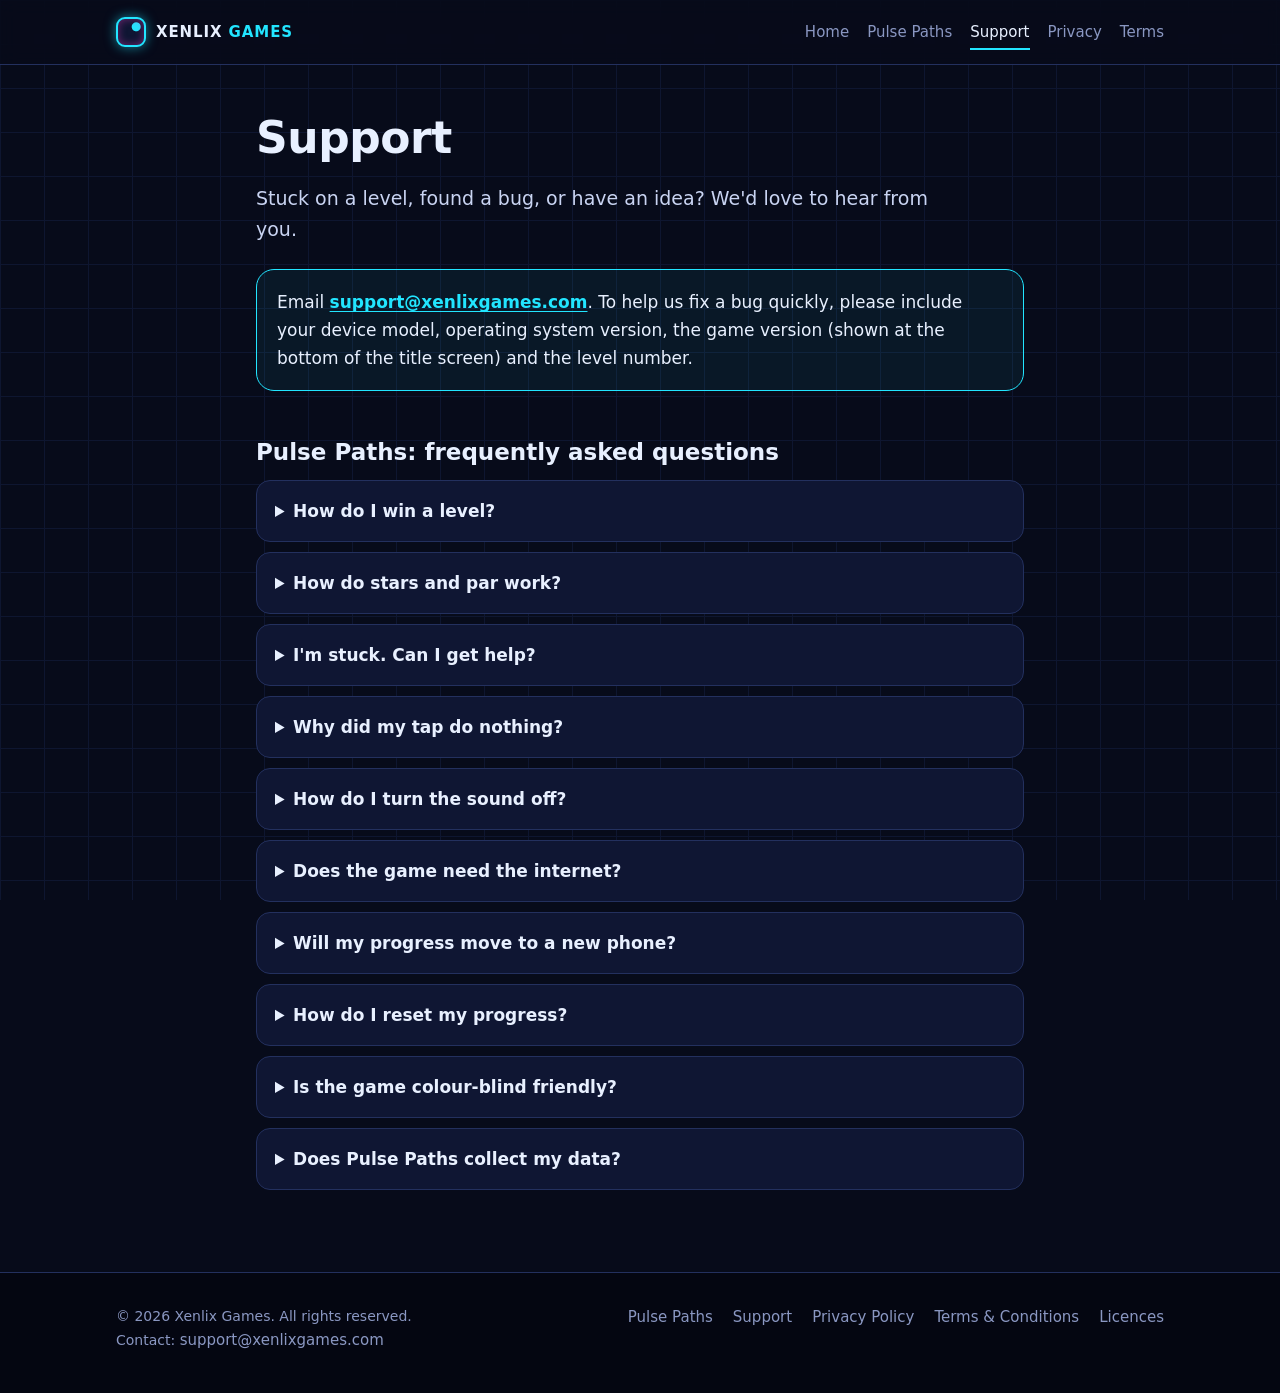
<file: support/index.html>
<!doctype html>
<html lang="en">
<head>
<meta charset="utf-8">
<meta name="viewport" content="width=device-width, initial-scale=1">
<title>Support | Xenlix Games</title>
<meta name="description" content="Help for Pulse Paths: how to play, stars and par, progress, sound, and how to contact Xenlix Games.">
<link rel="canonical" href="https://xenlixgames.com/support/">
<meta name="theme-color" content="#070b1a">
<meta property="og:type" content="website">
<meta property="og:site_name" content="Xenlix Games">
<meta property="og:title" content="Support | Xenlix Games">
<meta property="og:description" content="Help for Pulse Paths: how to play, stars and par, progress, sound, and how to contact Xenlix Games.">
<meta property="og:url" content="https://xenlixgames.com/support/">
<meta property="og:image" content="https://xenlixgames.com/assets/img/og-pulse-paths.png">
<meta name="twitter:card" content="summary_large_image">
<link rel="icon" href="../favicon.ico" sizes="any">
<link rel="icon" type="image/png" href="../assets/img/favicon.png">
<link rel="apple-touch-icon" href="../assets/img/apple-touch-icon.png">
<link rel="stylesheet" href="../assets/css/site.css">
</head>
<body>
<a class="skip" href="#main">Skip to content</a>
<header class="site-header">
  <div class="wrap">
    <a class="brand" href="../"><span class="brand-mark" aria-hidden="true"></span><span>Xenlix <b>Games</b></span></a>
    <nav class="nav" aria-label="Main"><a href="../">Home</a><a href="../pulse-paths/">Pulse Paths</a><a href="../support/" aria-current="page">Support</a><a href="../privacy/">Privacy</a><a href="../terms/">Terms</a></nav>
  </div>
</header>
<main id="main">
<article class="doc">
  <div class="wrap">
    <h1>Support</h1>
    <p class="lead">Stuck on a level, found a bug, or have an idea? We'd love to hear from you.</p>
    <div class="callout"><p>Email <a href="mailto:support@xenlixgames.com?subject=Pulse%20Paths%20support"><b>support@xenlixgames.com</b></a>. To help us fix a bug quickly, please include your device model, operating system version, the game version (shown at the bottom of the title screen) and the level number.</p></div>

    <h2>Pulse Paths: frequently asked questions</h2>
    <details><summary>How do I win a level?</summary><p>Light every node and leave no arrows on the board. Tap an arrow to fire its pulse. A pulse lights a node of its own colour, and lit nodes let any pulse pass through.</p></details>
    <details><summary>How do stars and par work?</summary><p>Par is the fewest moves a level can be solved in. Every level is proven solvable at par. Finish at par for 3 stars, within 2 moves of par for 2 stars, and in any number of moves for 1 star. Undone moves don't count.</p></details>
    <details><summary>I'm stuck. Can I get help?</summary><p>Tap <b>Hint</b> to see the next move of a shortest solution, <b>Undo</b> to take back a move (this works even after you lose), or <b>Restart</b> to try the level again.</p></details>
    <details><summary>Why did my tap do nothing?</summary><p>A tap only counts if it changes the board. If an arrow is blocked, it shakes instead and the move isn't counted.</p></details>
    <details><summary>How do I turn the sound off?</summary><p>On the title screen, tap <b>Sound: On</b> to switch it to <b>Sound: Off</b>.</p></details>
    <details><summary>Does the game need the internet?</summary><p>No. Pulse Paths works completely offline, with no ads and no account.</p></details>
    <details><summary>Will my progress move to a new phone?</summary><p>Not at the moment. Progress is saved only on the device you play on, and it is deleted if you uninstall the game. Cloud saves may come in a future update.</p></details>
    <details><summary>How do I reset my progress?</summary><p>On Android, go to Settings &rarr; Apps &rarr; Pulse Paths &rarr; Storage &rarr; Clear storage. On iPhone, delete and reinstall the app.</p></details>
    <details><summary>Is the game colour-blind friendly?</summary><p>Yes. Each colour also has its own symbol (circle, diamond, triangle, square, star), so you never need to tell colours apart.</p></details>
    <details><summary>Does Pulse Paths collect my data?</summary><p>No. See our <a href="../privacy/">Privacy Policy</a>.</p></details>
  </div>
</article>
</main>
<footer class="site-footer">
  <div class="wrap">
    <p>&copy; 2026 Xenlix Games. All rights reserved.<br>Contact: <a href="mailto:support@xenlixgames.com">support@xenlixgames.com</a></p>
    <nav aria-label="Footer">
      <a href="../pulse-paths/">Pulse Paths</a>
      <a href="../support/">Support</a>
      <a href="../privacy/">Privacy Policy</a>
      <a href="../terms/">Terms &amp; Conditions</a>
      <a href="../licenses/">Licences</a>
    </nav>
  </div>
</footer>
</body>
</html>
</file>
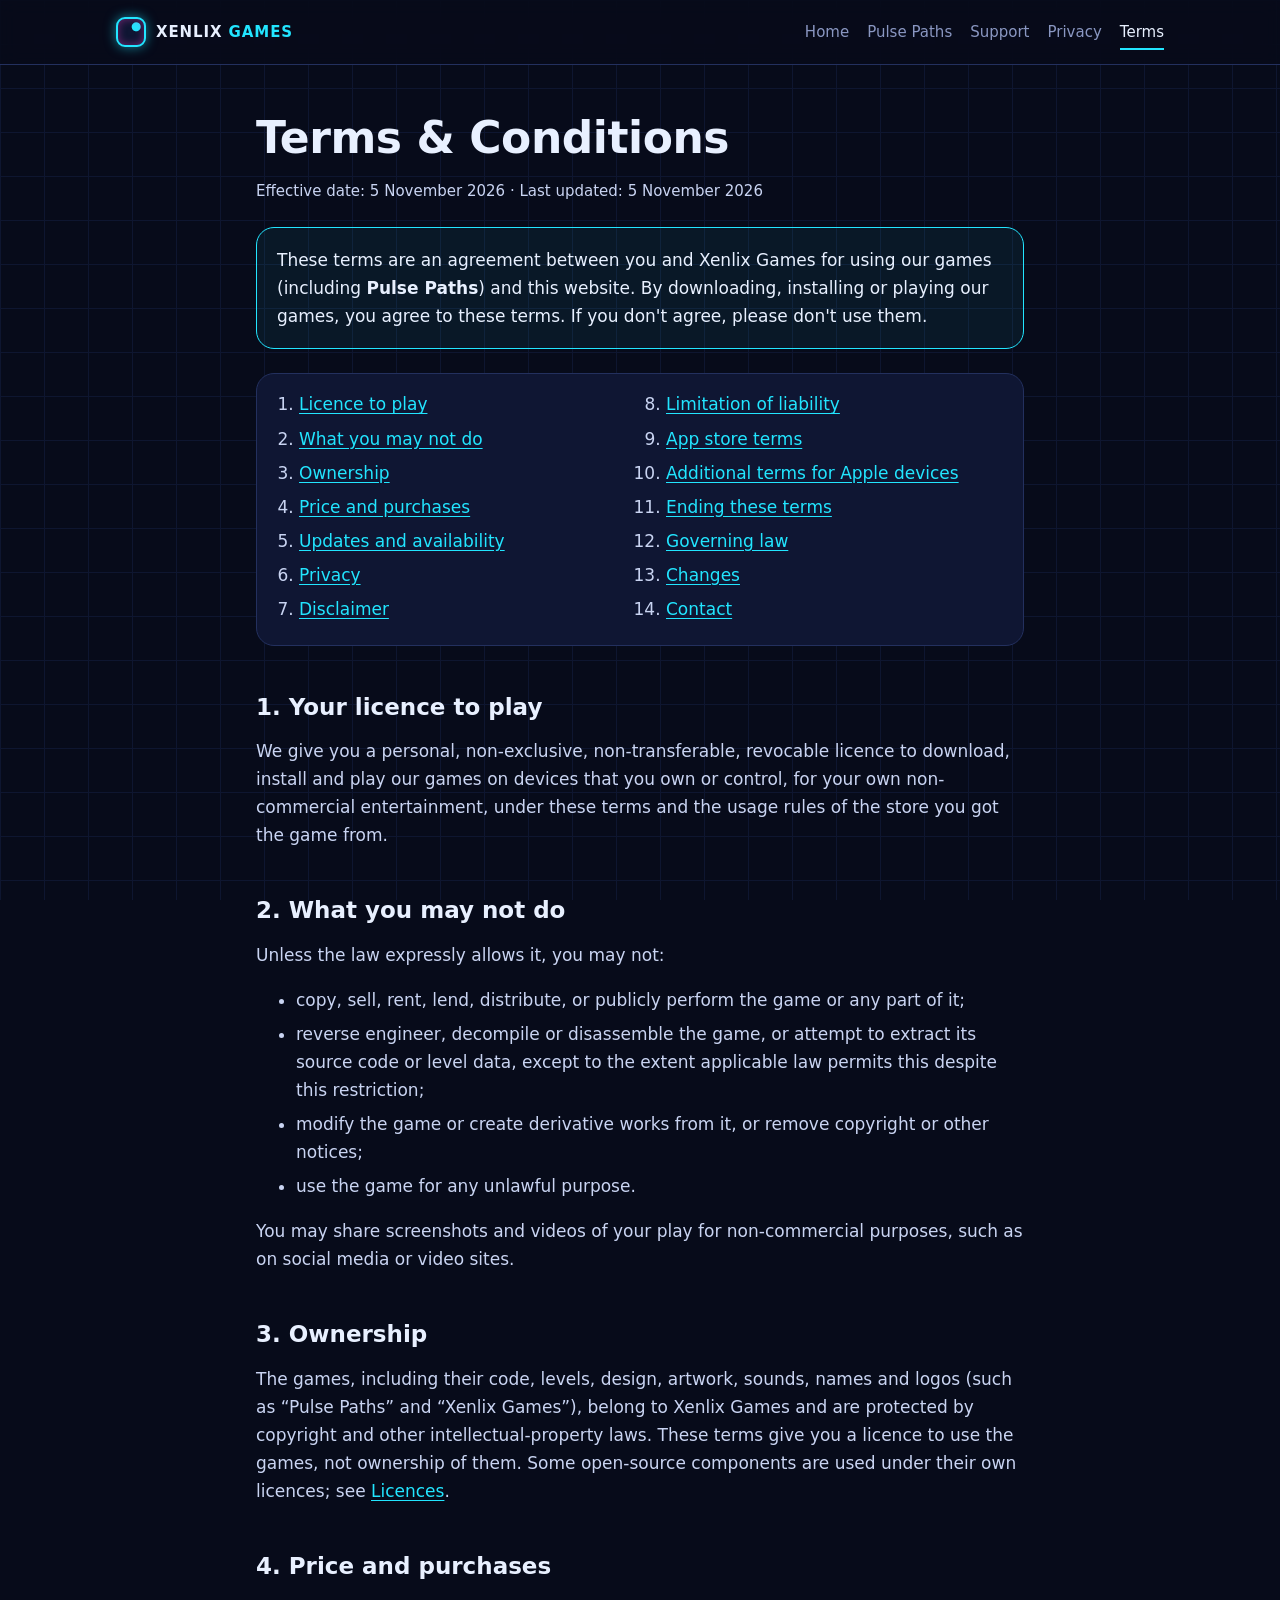
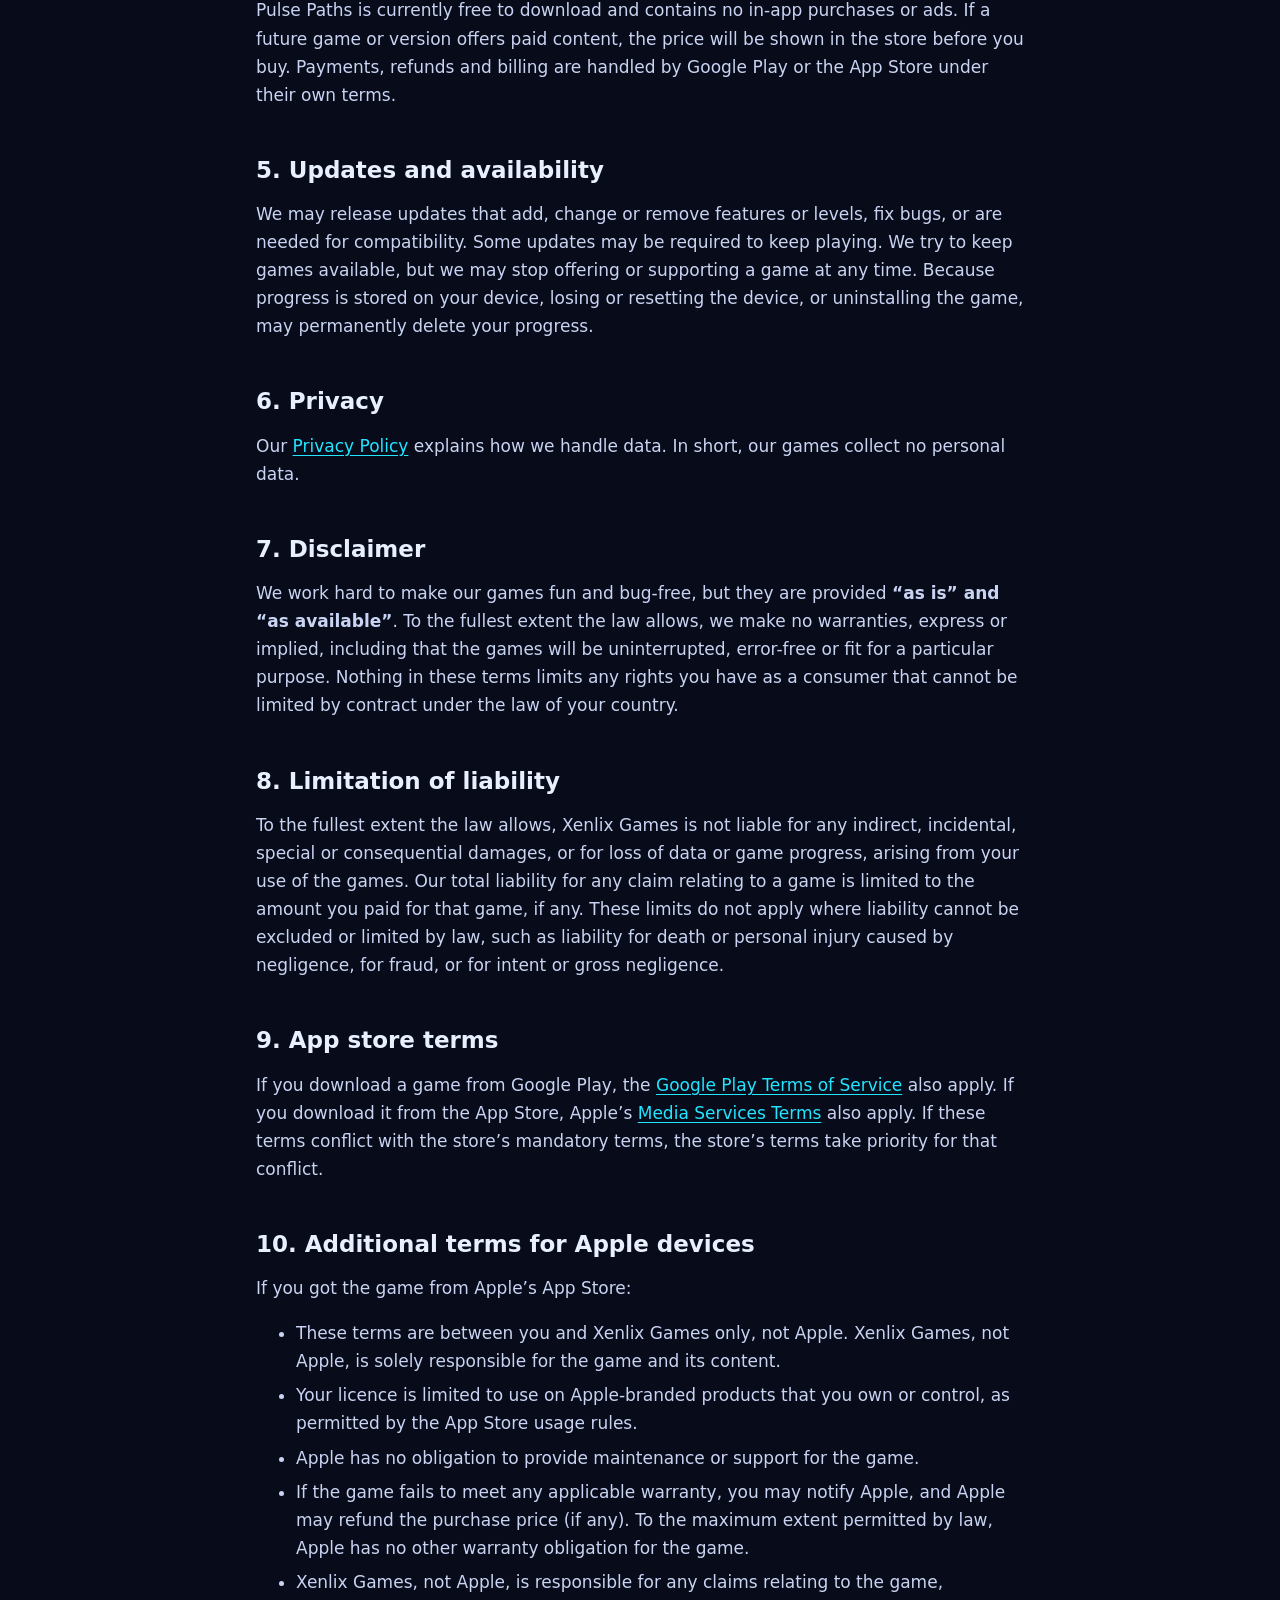
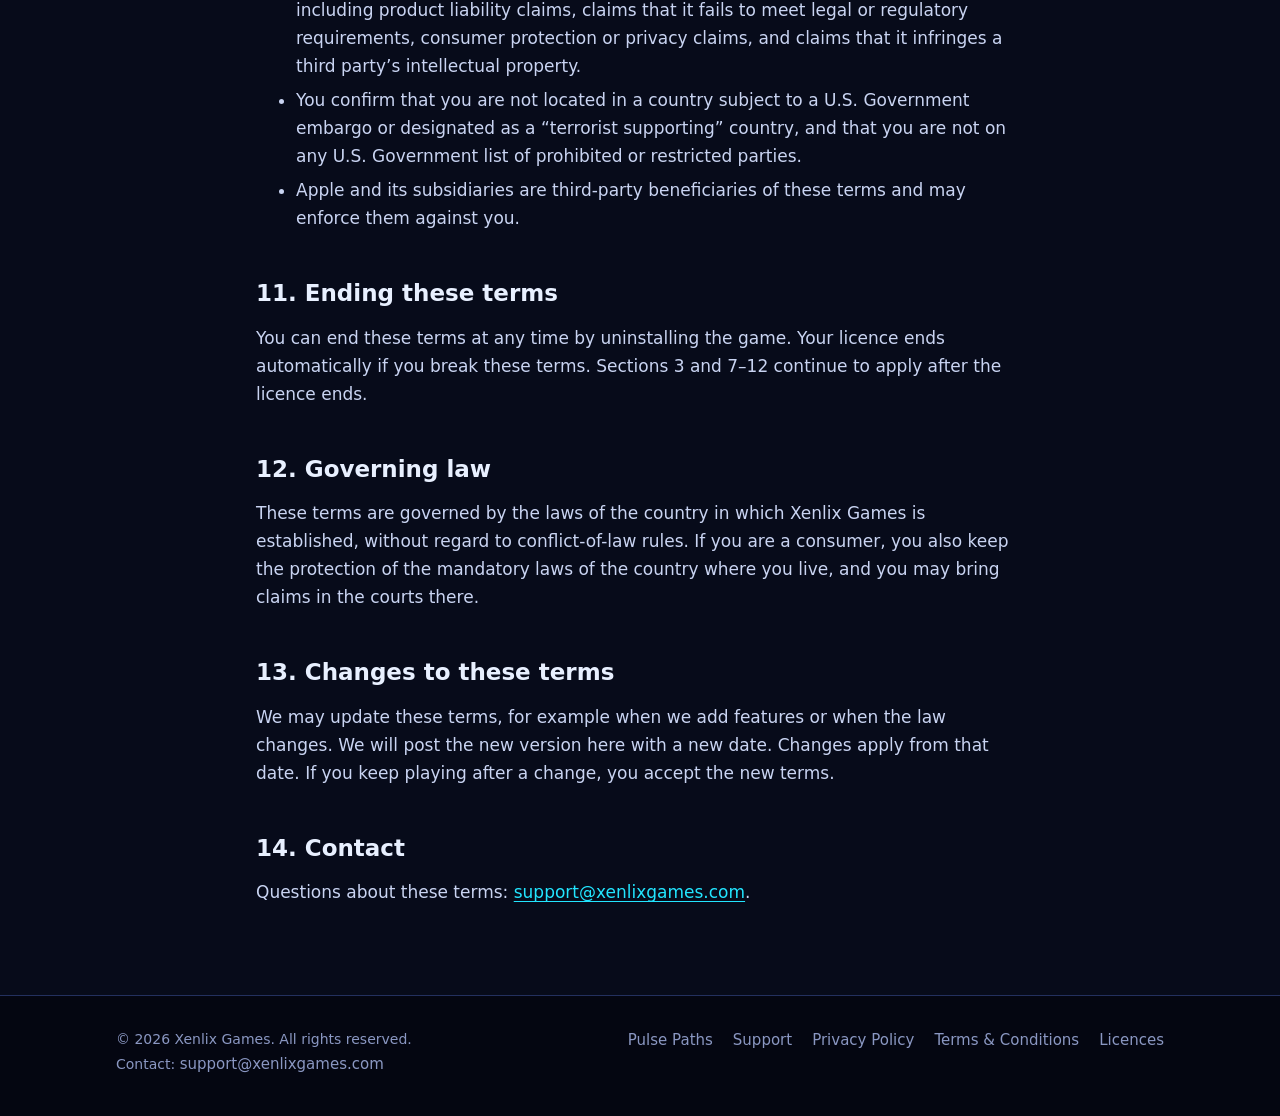
<file: terms/index.html>
<!doctype html>
<html lang="en">
<head>
<meta charset="utf-8">
<meta name="viewport" content="width=device-width, initial-scale=1">
<title>Terms & Conditions | Xenlix Games</title>
<meta name="description" content="Terms and conditions (end-user licence) for Pulse Paths and other games by Xenlix Games, and for this website.">
<link rel="canonical" href="https://xenlixgames.com/terms/">
<meta name="theme-color" content="#070b1a">
<meta property="og:type" content="website">
<meta property="og:site_name" content="Xenlix Games">
<meta property="og:title" content="Terms & Conditions | Xenlix Games">
<meta property="og:description" content="Terms and conditions (end-user licence) for Pulse Paths and other games by Xenlix Games, and for this website.">
<meta property="og:url" content="https://xenlixgames.com/terms/">
<meta property="og:image" content="https://xenlixgames.com/assets/img/og-pulse-paths.png">
<meta name="twitter:card" content="summary_large_image">
<link rel="icon" href="../favicon.ico" sizes="any">
<link rel="icon" type="image/png" href="../assets/img/favicon.png">
<link rel="apple-touch-icon" href="../assets/img/apple-touch-icon.png">
<link rel="stylesheet" href="../assets/css/site.css">
</head>
<body>
<a class="skip" href="#main">Skip to content</a>
<header class="site-header">
  <div class="wrap">
    <a class="brand" href="../"><span class="brand-mark" aria-hidden="true"></span><span>Xenlix <b>Games</b></span></a>
    <nav class="nav" aria-label="Main"><a href="../">Home</a><a href="../pulse-paths/">Pulse Paths</a><a href="../support/">Support</a><a href="../privacy/">Privacy</a><a href="../terms/" aria-current="page">Terms</a></nav>
  </div>
</header>
<main id="main">
<article class="doc">
  <div class="wrap">
    <h1>Terms &amp; Conditions</h1>
    <p class="meta">Effective date: 5 November 2026 &middot; Last updated: 5 November 2026</p>

    <div class="callout"><p>These terms are an agreement between you and Xenlix Games for using our games (including <b>Pulse Paths</b>) and this website. By downloading, installing or playing our games, you agree to these terms. If you don't agree, please don't use them.</p></div>

    <nav class="toc" aria-label="Contents"><ol>
      <li><a href="#licence">Licence to play</a></li>
      <li><a href="#rules">What you may not do</a></li>
      <li><a href="#ip">Ownership</a></li>
      <li><a href="#price">Price and purchases</a></li>
      <li><a href="#updates">Updates and availability</a></li>
      <li><a href="#privacy">Privacy</a></li>
      <li><a href="#warranty">Disclaimer</a></li>
      <li><a href="#liability">Limitation of liability</a></li>
      <li><a href="#stores">App store terms</a></li>
      <li><a href="#apple">Additional terms for Apple devices</a></li>
      <li><a href="#end">Ending these terms</a></li>
      <li><a href="#law">Governing law</a></li>
      <li><a href="#changes">Changes</a></li>
      <li><a href="#contact">Contact</a></li>
    </ol></nav>

    <h2 id="licence">1. Your licence to play</h2>
    <p>We give you a personal, non-exclusive, non-transferable, revocable licence to download, install and play our games on devices that you own or control, for your own non-commercial entertainment, under these terms and the usage rules of the store you got the game from.</p>

    <h2 id="rules">2. What you may not do</h2>
    <p>Unless the law expressly allows it, you may not:</p>
    <ul>
      <li>copy, sell, rent, lend, distribute, or publicly perform the game or any part of it;</li>
      <li>reverse engineer, decompile or disassemble the game, or attempt to extract its source code or level data, except to the extent applicable law permits this despite this restriction;</li>
      <li>modify the game or create derivative works from it, or remove copyright or other notices;</li>
      <li>use the game for any unlawful purpose.</li>
    </ul>
    <p>You may share screenshots and videos of your play for non-commercial purposes, such as on social media or video sites.</p>

    <h2 id="ip">3. Ownership</h2>
    <p>The games, including their code, levels, design, artwork, sounds, names and logos (such as “Pulse Paths” and “Xenlix Games”), belong to Xenlix Games and are protected by copyright and other intellectual-property laws. These terms give you a licence to use the games, not ownership of them. Some open-source components are used under their own licences; see <a href="../licenses/">Licences</a>.</p>

    <h2 id="price">4. Price and purchases</h2>
    <p>Pulse Paths is currently free to download and contains no in-app purchases or ads. If a future game or version offers paid content, the price will be shown in the store before you buy. Payments, refunds and billing are handled by Google Play or the App Store under their own terms.</p>

    <h2 id="updates">5. Updates and availability</h2>
    <p>We may release updates that add, change or remove features or levels, fix bugs, or are needed for compatibility. Some updates may be required to keep playing. We try to keep games available, but we may stop offering or supporting a game at any time. Because progress is stored on your device, losing or resetting the device, or uninstalling the game, may permanently delete your progress.</p>

    <h2 id="privacy">6. Privacy</h2>
    <p>Our <a href="../privacy/">Privacy Policy</a> explains how we handle data. In short, our games collect no personal data.</p>

    <h2 id="warranty">7. Disclaimer</h2>
    <p>We work hard to make our games fun and bug-free, but they are provided <b>“as is” and “as available”</b>. To the fullest extent the law allows, we make no warranties, express or implied, including that the games will be uninterrupted, error-free or fit for a particular purpose. Nothing in these terms limits any rights you have as a consumer that cannot be limited by contract under the law of your country.</p>

    <h2 id="liability">8. Limitation of liability</h2>
    <p>To the fullest extent the law allows, Xenlix Games is not liable for any indirect, incidental, special or consequential damages, or for loss of data or game progress, arising from your use of the games. Our total liability for any claim relating to a game is limited to the amount you paid for that game, if any. These limits do not apply where liability cannot be excluded or limited by law, such as liability for death or personal injury caused by negligence, for fraud, or for intent or gross negligence.</p>

    <h2 id="stores">9. App store terms</h2>
    <p>If you download a game from Google Play, the <a href="https://play.google.com/about/play-terms/" rel="noopener">Google Play Terms of Service</a> also apply. If you download it from the App Store, Apple’s <a href="https://www.apple.com/legal/internet-services/itunes/" rel="noopener">Media Services Terms</a> also apply. If these terms conflict with the store’s mandatory terms, the store’s terms take priority for that conflict.</p>

    <h2 id="apple">10. Additional terms for Apple devices</h2>
    <p>If you got the game from Apple’s App Store:</p>
    <ul>
      <li>These terms are between you and Xenlix Games only, not Apple. Xenlix Games, not Apple, is solely responsible for the game and its content.</li>
      <li>Your licence is limited to use on Apple-branded products that you own or control, as permitted by the App Store usage rules.</li>
      <li>Apple has no obligation to provide maintenance or support for the game.</li>
      <li>If the game fails to meet any applicable warranty, you may notify Apple, and Apple may refund the purchase price (if any). To the maximum extent permitted by law, Apple has no other warranty obligation for the game.</li>
      <li>Xenlix Games, not Apple, is responsible for any claims relating to the game, including product liability claims, claims that it fails to meet legal or regulatory requirements, consumer protection or privacy claims, and claims that it infringes a third party’s intellectual property.</li>
      <li>You confirm that you are not located in a country subject to a U.S. Government embargo or designated as a “terrorist supporting” country, and that you are not on any U.S. Government list of prohibited or restricted parties.</li>
      <li>Apple and its subsidiaries are third-party beneficiaries of these terms and may enforce them against you.</li>
    </ul>

    <h2 id="end">11. Ending these terms</h2>
    <p>You can end these terms at any time by uninstalling the game. Your licence ends automatically if you break these terms. Sections 3 and 7–12 continue to apply after the licence ends.</p>

    <h2 id="law">12. Governing law</h2>
    <p>These terms are governed by the laws of the country in which Xenlix Games is established, without regard to conflict-of-law rules. If you are a consumer, you also keep the protection of the mandatory laws of the country where you live, and you may bring claims in the courts there.</p>

    <h2 id="changes">13. Changes to these terms</h2>
    <p>We may update these terms, for example when we add features or when the law changes. We will post the new version here with a new date. Changes apply from that date. If you keep playing after a change, you accept the new terms.</p>

    <h2 id="contact">14. Contact</h2>
    <p>Questions about these terms: <a href="mailto:support@xenlixgames.com?subject=Terms">support@xenlixgames.com</a>.</p>
  </div>
</article>
</main>
<footer class="site-footer">
  <div class="wrap">
    <p>&copy; 2026 Xenlix Games. All rights reserved.<br>Contact: <a href="mailto:support@xenlixgames.com">support@xenlixgames.com</a></p>
    <nav aria-label="Footer">
      <a href="../pulse-paths/">Pulse Paths</a>
      <a href="../support/">Support</a>
      <a href="../privacy/">Privacy Policy</a>
      <a href="../terms/">Terms &amp; Conditions</a>
      <a href="../licenses/">Licences</a>
    </nav>
  </div>
</footer>
</body>
</html>
</file>
<file: assets/css/site.css>
/* Xenlix Games: one stylesheet for every page. Colours match Pulse Paths (game/ui/palette.gd). */
:root {
  color-scheme: dark;
  --bg: #070b1a;
  --bg-deep: #04060f;
  --panel: #0f1633;
  --panel-edge: #23305e;
  --grid: #0e1630;
  --text: #e8f0ff;
  --text-dim: #8a97c2;
  --cyan: #22e5ff;
  --magenta: #ff3dcb;
  --lime: #a6ff3d;
  --amber: #ffb83d;
  --violet: #9d6bff;
  --star: #ffd25a;
  --radius: 18px;
  --wrap: 1080px;
  --font: ui-rounded, "SF Pro Rounded", "Segoe UI Variable Display", "Segoe UI", system-ui, -apple-system, Roboto, "Helvetica Neue", Arial, sans-serif;
}

* { box-sizing: border-box; }
html { -webkit-text-size-adjust: 100%; scroll-behavior: smooth; }
body {
  margin: 0;
  background-color: var(--bg);
  background-image:
    linear-gradient(var(--grid) 1px, transparent 1px),
    linear-gradient(90deg, var(--grid) 1px, transparent 1px);
  background-size: 44px 44px;
  background-attachment: fixed;
  color: var(--text);
  font: 17px/1.65 var(--font);
  overflow-x: hidden;
}
img { max-width: 100%; height: auto; display: block; }
a { color: var(--cyan); text-underline-offset: 3px; }
a:hover { color: #8ff3ff; }
:focus-visible { outline: 2px solid var(--cyan); outline-offset: 3px; border-radius: 6px; }

.wrap { width: 100%; max-width: var(--wrap); margin: 0 auto; padding: 0 16px; }
.skip { position: absolute; left: -9999px; }
.skip:focus { left: 16px; top: 12px; background: var(--panel); padding: 8px 14px; z-index: 10; }

/* Header */
.site-header {
  position: sticky; top: 0; z-index: 5;
  background: rgba(7, 11, 26, 0.86);
  backdrop-filter: blur(10px); -webkit-backdrop-filter: blur(10px);
  border-bottom: 1px solid var(--panel-edge);
}
.site-header .wrap { display: flex; align-items: center; justify-content: space-between; gap: 16px; min-height: 64px; flex-wrap: wrap; }
.brand { display: flex; align-items: center; gap: 10px; color: var(--text); text-decoration: none; font-weight: 800; letter-spacing: 0.06em; text-transform: uppercase; font-size: 15px; }
.brand-mark {
  width: 30px; height: 30px; border-radius: 9px; flex: none;
  background: radial-gradient(circle at 70% 30%, var(--cyan) 0 4px, transparent 5px), var(--panel);
  border: 2px solid var(--cyan);
  box-shadow: 0 0 12px rgba(34, 229, 255, 0.55), inset 0 0 8px rgba(255, 61, 203, 0.4);
}
.brand span b { color: var(--cyan); font-weight: 800; }
.nav { display: flex; gap: 4px 18px; flex-wrap: wrap; font-size: 15px; }
.nav a { color: var(--text-dim); text-decoration: none; padding: 6px 0; }
.nav a:hover, .nav a[aria-current="page"] { color: var(--text); }
.nav a[aria-current="page"] { box-shadow: inset 0 -2px var(--cyan); }

/* Hero */
.hero { padding: 64px 0 40px; }
.hero .wrap { display: grid; grid-template-columns: 1.05fr 1fr; gap: 48px; align-items: center; }
.eyebrow { color: var(--cyan); text-transform: uppercase; letter-spacing: 0.16em; font-size: 13px; font-weight: 700; margin: 0 0 12px; }
h1, h2, h3 { line-height: 1.15; margin: 0 0 14px; }
h1 { font-size: clamp(36px, 6vw, 60px); letter-spacing: -0.01em; }
h1 .glow { color: #fff; text-shadow: 0 0 18px rgba(34, 229, 255, 0.75), 0 0 2px var(--magenta); }
h2 { font-size: clamp(26px, 4vw, 36px); }
h3 { font-size: 19px; }
.lead { font-size: 19px; color: var(--text-dim); max-width: 36em; }
.hero-art { position: relative; justify-self: center; width: min(100%, 420px); }
.hero-art .logo {
  border-radius: 22%;
  box-shadow: 0 0 60px rgba(34, 229, 255, 0.35), 0 0 120px rgba(255, 61, 203, 0.15);
}
.badges { display: flex; flex-wrap: wrap; gap: 12px; margin: 28px 0 10px; }
.badge {
  display: inline-flex; align-items: center; gap: 10px;
  padding: 12px 20px; border-radius: 14px;
  background: var(--panel); border: 1.5px solid var(--panel-edge);
  color: var(--text); text-decoration: none; font-weight: 600; font-size: 15px;
}
.badge small { display: block; color: var(--text-dim); font-weight: 500; font-size: 12px; line-height: 1.2; }
.badge.cyan { border-color: var(--cyan); box-shadow: 0 0 14px rgba(34, 229, 255, 0.25); }
.badge.magenta { border-color: var(--magenta); box-shadow: 0 0 14px rgba(255, 61, 203, 0.25); }
.note { color: var(--text-dim); font-size: 14px; }

/* Sections */
section { padding: 48px 0; }
.section-head { max-width: 40em; margin-bottom: 28px; }
.cards { display: grid; grid-template-columns: repeat(auto-fit, minmax(220px, 1fr)); gap: 16px; }
.card {
  background: linear-gradient(180deg, rgba(15, 22, 51, 0.95), rgba(10, 15, 36, 0.95));
  border: 1px solid var(--panel-edge); border-radius: var(--radius);
  padding: 22px;
}
.card p { margin: 0; color: var(--text-dim); }
.card .chip {
  width: 44px; height: 44px; border-radius: 12px; margin-bottom: 14px;
  display: grid; place-items: center; border: 2px solid currentColor;
  box-shadow: 0 0 14px currentColor; background: var(--bg-deep);
}
.chip svg { width: 22px; height: 22px; }
.c-cyan { color: var(--cyan); } .c-magenta { color: var(--magenta); } .c-lime { color: var(--lime); }
.c-amber { color: var(--amber); } .c-violet { color: var(--violet); }

.shots {
  display: grid; grid-auto-flow: column; grid-auto-columns: minmax(200px, 240px);
  gap: 18px; overflow-x: auto; padding: 8px 4px 18px; scroll-snap-type: x mandatory;
}
.shots figure { margin: 0; scroll-snap-align: start; }
.shots img { border-radius: 22px; border: 3px solid var(--panel-edge); background: var(--bg-deep); }
.shots figcaption { color: var(--text-dim); font-size: 14px; text-align: center; margin-top: 8px; }

.facts { display: flex; flex-wrap: wrap; gap: 10px; padding: 0; margin: 20px 0 0; list-style: none; }
.facts li { padding: 6px 14px; border-radius: 999px; border: 1px solid var(--panel-edge); background: var(--panel); font-size: 14px; color: var(--text-dim); }
.facts li b { color: var(--text); }

.game-tile { display: grid; grid-template-columns: 160px 1fr; gap: 24px; align-items: center; }
.game-tile img { border-radius: 22%; box-shadow: 0 0 30px rgba(34, 229, 255, 0.3); }

/* Legal pages */
.doc { padding: 48px 0 24px; }
.doc .wrap { max-width: 800px; }
.doc h1 { font-size: clamp(32px, 5vw, 44px); }
.doc h2 { font-size: 23px; margin-top: 40px; padding-top: 8px; }
.doc h3 { margin-top: 24px; }
.doc p, .doc li { color: #c9d4f2; }
.doc li { margin-bottom: 6px; }
.meta { color: var(--text-dim); font-size: 15px; }
.callout {
  border: 1px solid var(--cyan); border-radius: var(--radius);
  background: rgba(34, 229, 255, 0.06); padding: 18px 20px; margin: 24px 0;
}
.callout p { margin: 0; color: var(--text); }
.toc { background: var(--panel); border: 1px solid var(--panel-edge); border-radius: var(--radius); padding: 16px 22px; margin: 24px 0; }
.toc ol { margin: 0; padding-left: 20px; columns: 2; column-gap: 32px; }
.toc li { break-inside: avoid; }
table { width: 100%; border-collapse: collapse; margin: 16px 0; font-size: 15px; }
th, td { text-align: left; padding: 10px 12px; border-bottom: 1px solid var(--panel-edge); vertical-align: top; }
th { color: var(--text); background: var(--panel); }
td { color: #c9d4f2; }
.table-scroll { overflow-x: auto; }
pre.license {
  white-space: pre-wrap; word-break: break-word;
  background: var(--bg-deep); border: 1px solid var(--panel-edge); border-radius: 12px;
  padding: 16px; font: 13.5px/1.55 ui-monospace, "Cascadia Mono", Consolas, monospace; color: #c9d4f2;
}
details { background: var(--panel); border: 1px solid var(--panel-edge); border-radius: 14px; padding: 4px 18px; margin: 10px 0; }
details summary { cursor: pointer; font-weight: 600; padding: 12px 0; }
details p { margin-top: 0; }

/* Footer */
.site-footer { border-top: 1px solid var(--panel-edge); margin-top: 48px; padding: 32px 0 40px; background: rgba(4, 6, 15, 0.8); }
.site-footer .wrap { display: flex; flex-wrap: wrap; justify-content: space-between; gap: 20px; }
.site-footer nav { display: flex; flex-wrap: wrap; gap: 8px 20px; }
.site-footer a { color: var(--text-dim); text-decoration: none; font-size: 15px; }
.site-footer a:hover { color: var(--text); }
.site-footer p { margin: 0; color: var(--text-dim); font-size: 14px; }

@media (max-width: 820px) {
  .hero { padding-top: 36px; }
  .hero .wrap { grid-template-columns: 1fr; gap: 28px; }
  .hero-art { order: -1; width: min(70%, 300px); }
  .toc ol { columns: 1; }
  .game-tile { grid-template-columns: 1fr; }
  .game-tile img { width: 140px; }
}
@media (prefers-reduced-motion: reduce) { html { scroll-behavior: auto; } }
</file>
